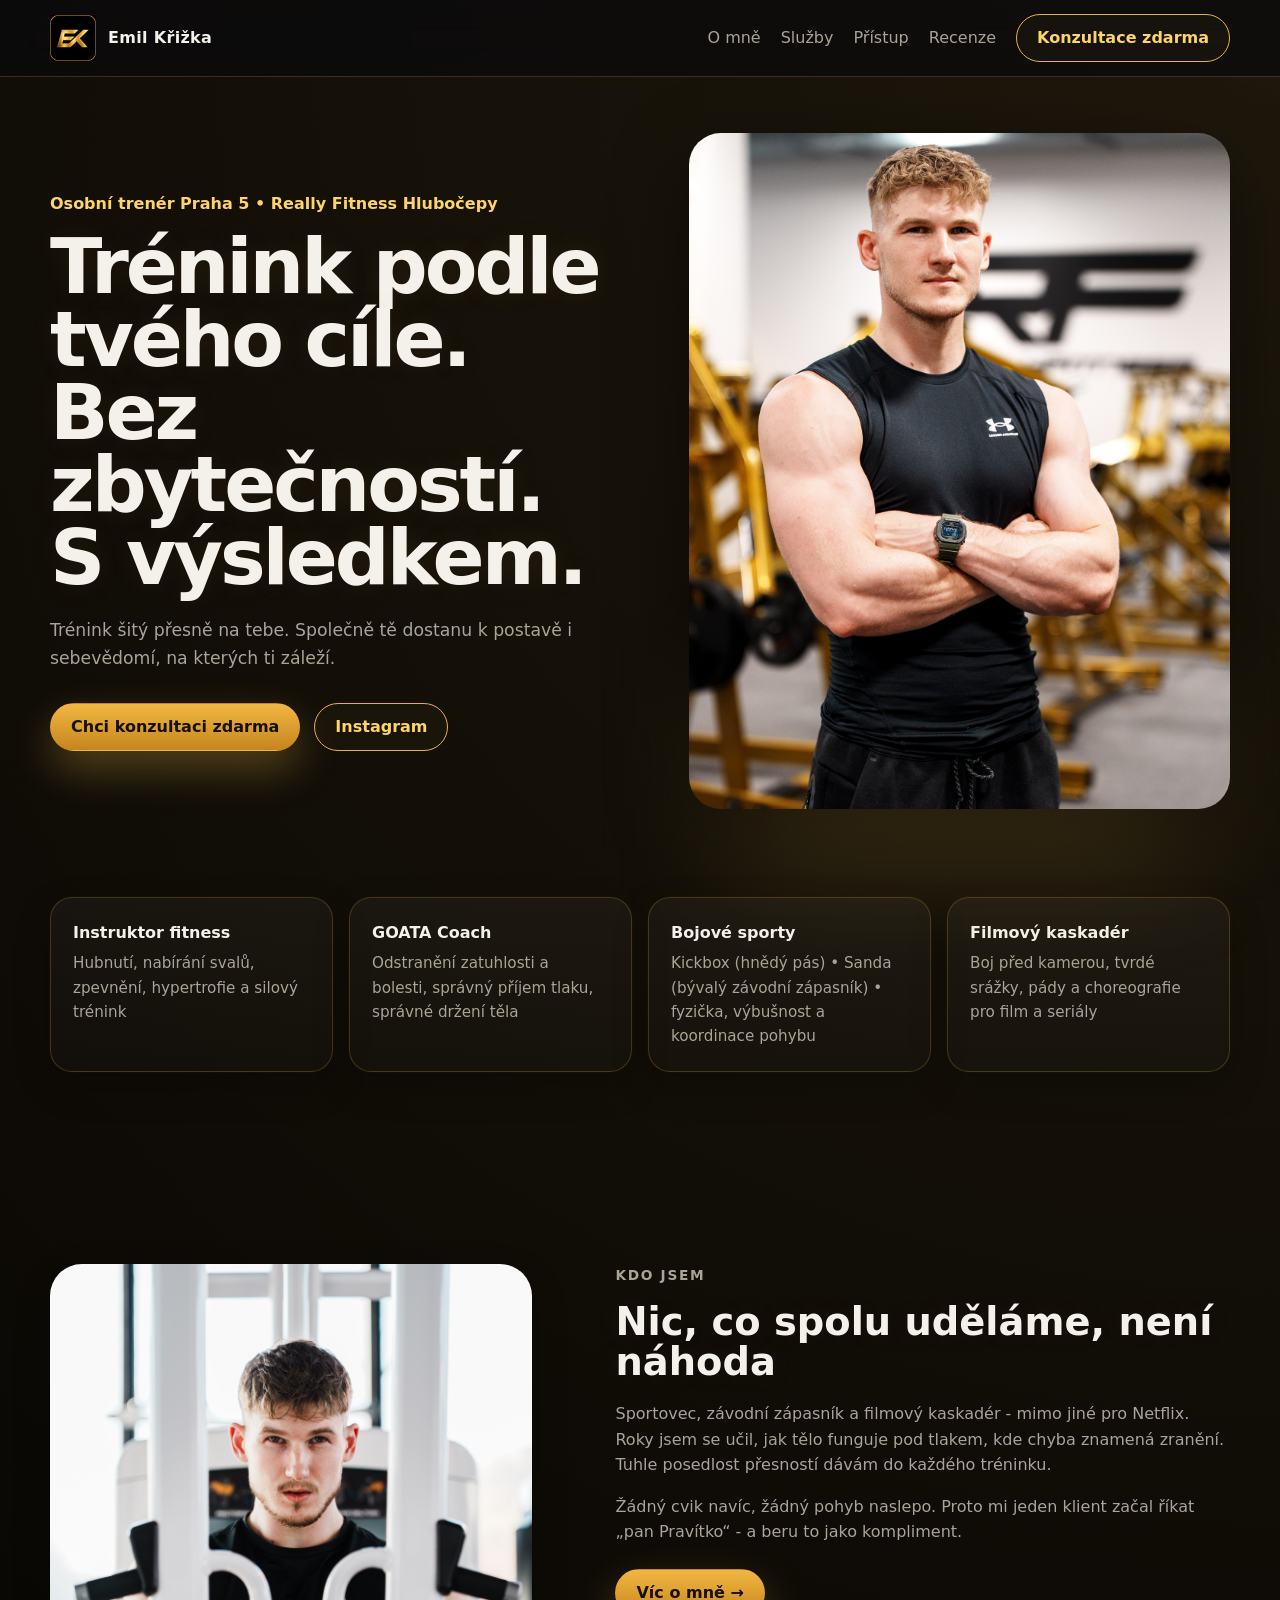
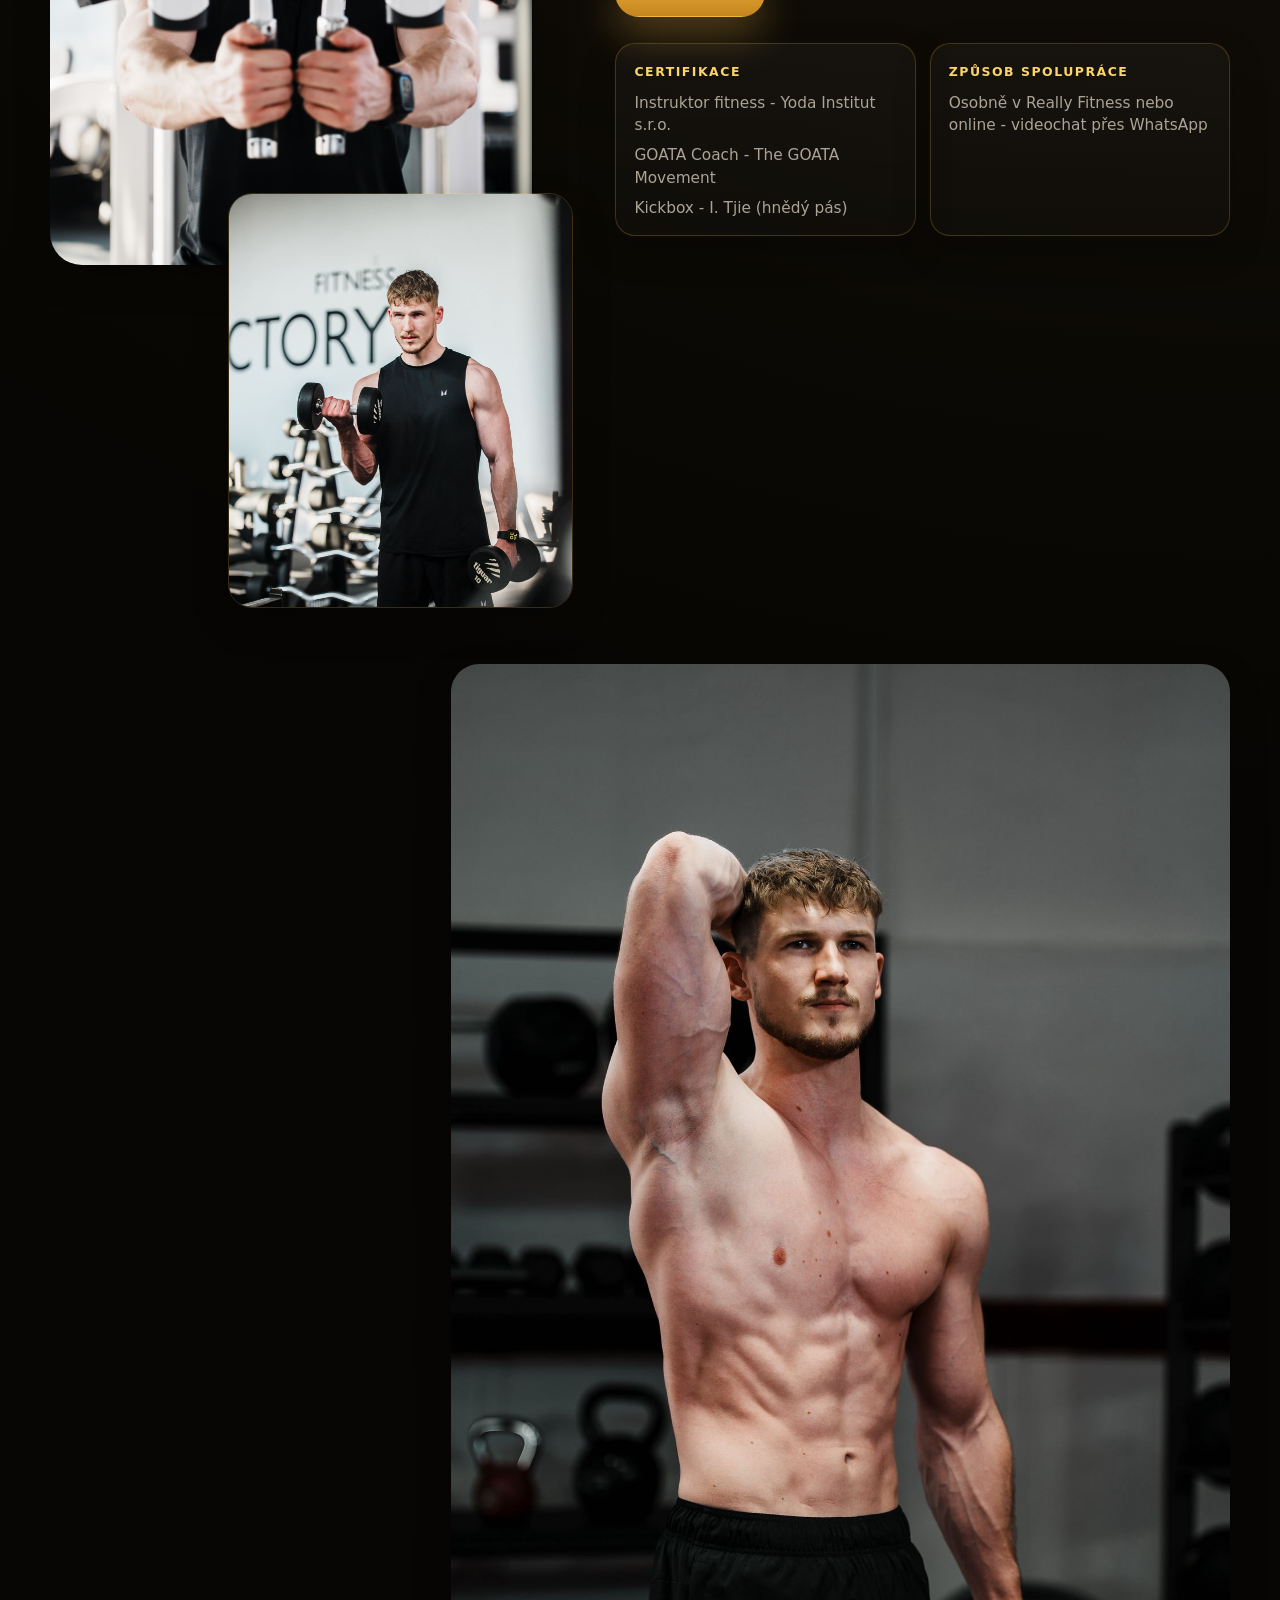
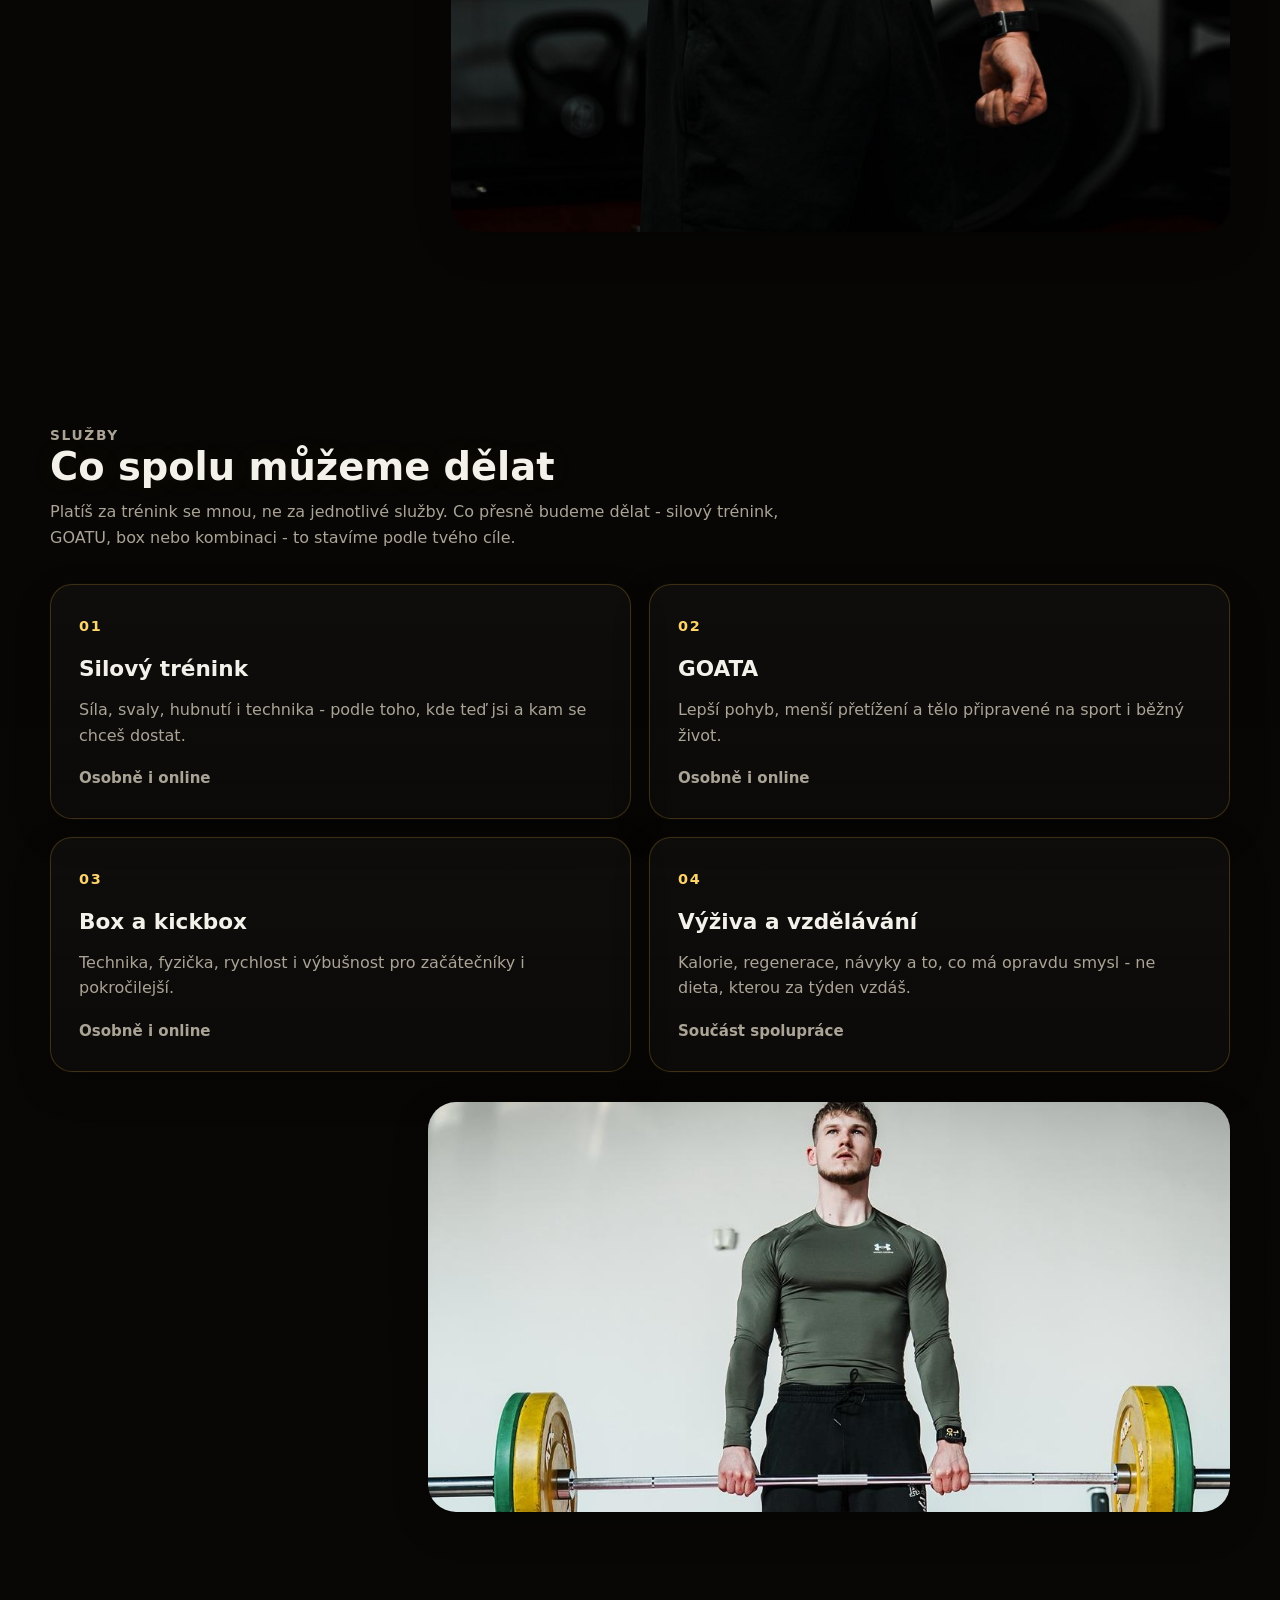
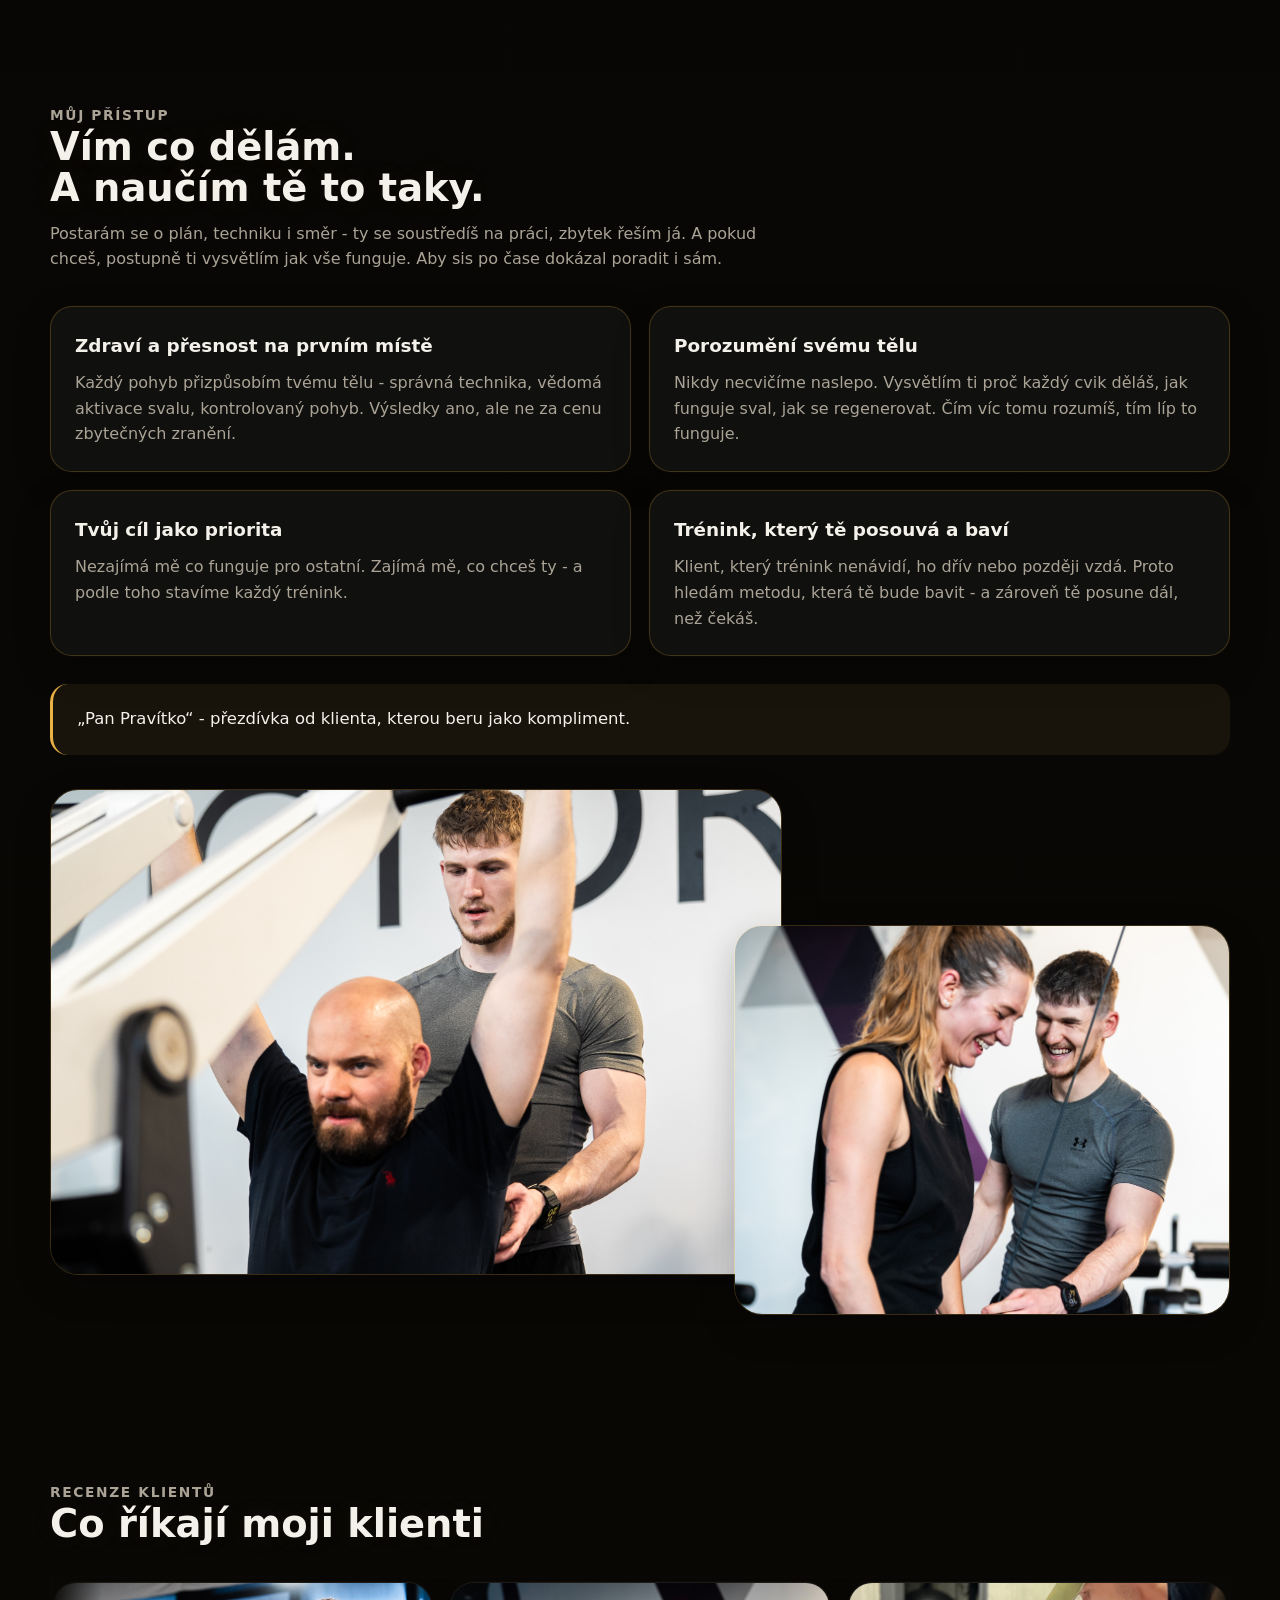
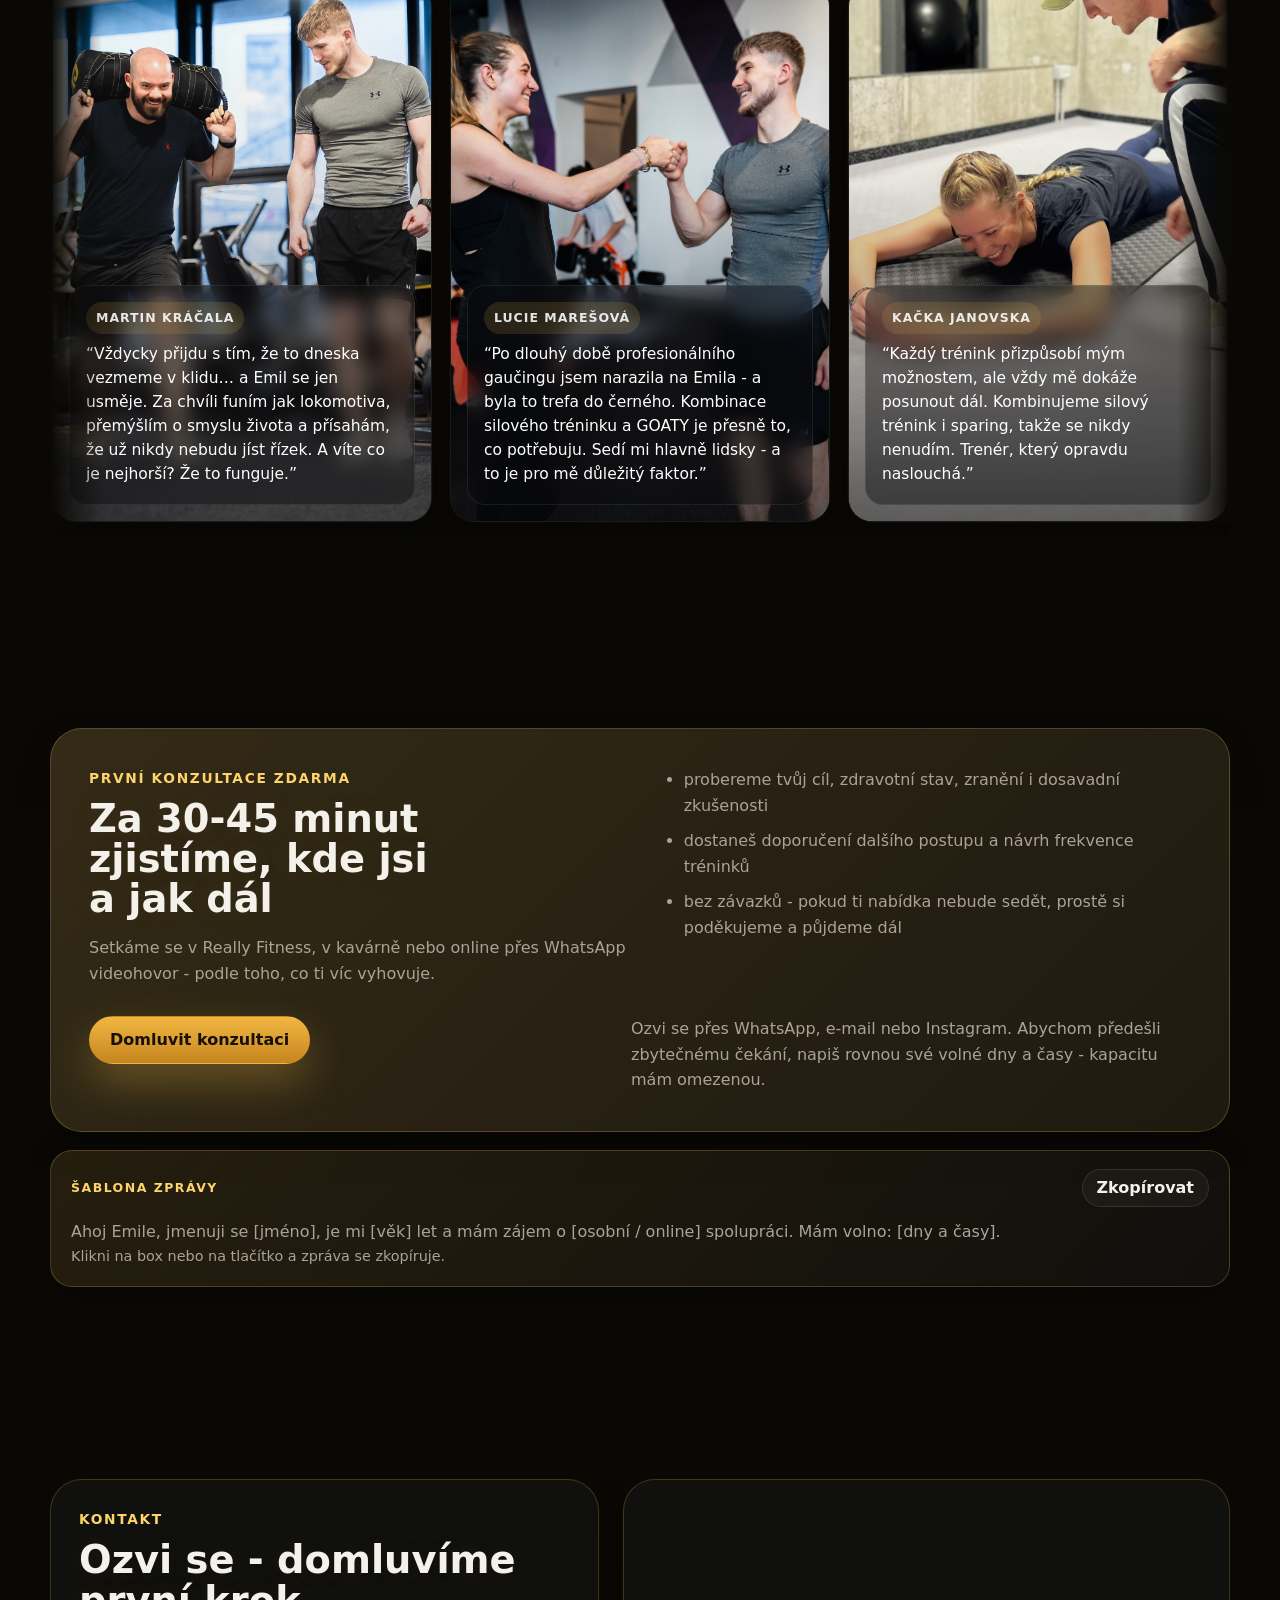
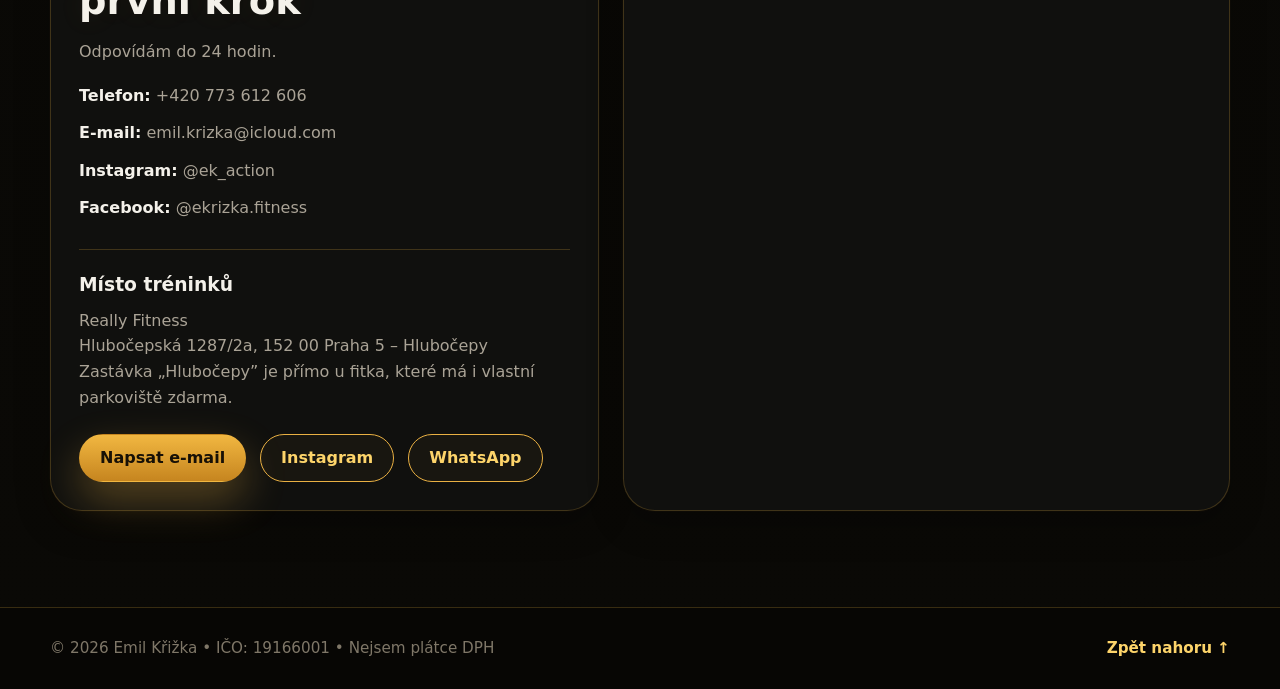
<file: index.html>
<!DOCTYPE html>
<html lang="cs">
<head>
    <meta charset="UTF-8">
    <meta name="viewport" content="width=device-width, initial-scale=1.0">

    <title>Emil Křižka – osobní trenér Praha 5 | Silový trénink, GOATA, box a kickbox</title>
    <meta name="description" content="Osobní trenér Praha 5 – Hlubočepy. Silový trénink, GOATA, box a kickbox, osobní i online spolupráce. První konzultace zdarma.">

    <link rel="canonical" href="https://emilkrizka.cz/">

    <!-- Favicon -->
    <link rel="icon" type="image/png" sizes="48x48" href="images/icons/favicon.png">
    <link rel="icon" type="image/png" sizes="192x192" href="images/icons/favicon.png">

    <!-- Open Graph -->
    <meta property="og:title" content="Emil Křižka – osobní trenér Praha 5">
    <meta property="og:description" content="Osobní trenér Praha 5 – Hlubočepy. Silový trénink, GOATA, box a kickbox, osobní i online spolupráce. První konzultace zdarma.">
    <meta property="og:type" content="website">
    <meta property="og:url" content="https://emilkrizka.cz/">
    <meta property="og:image" content="https://emilkrizka.cz/images/share-cover.png">
    <meta property="og:image:width" content="1200">
    <meta property="og:image:height" content="630">
    <meta property="og:image:alt" content="Emil Křižka – osobní trenér Praha 5">

    <!-- Twitter / X -->
    <meta name="twitter:card" content="summary_large_image">
    <meta name="twitter:title" content="Emil Křižka – osobní trenér Praha 5">
    <meta name="twitter:description" content="Osobní trenér Praha 5 – Hlubočepy. Silový trénink, GOATA, box a kickbox, osobní i online spolupráce. První konzultace zdarma.">
    <meta name="twitter:image" content="https://emilkrizka.cz/images/share-cover.png">

    <meta name="theme-color" content="#0a0906">

    <link rel="stylesheet" href="styles.css">
</head>
<body class="trainer-page">
<header class="site-header">
    <div class="container">
        <a class="logo" href="#hero">
            <img class="logo__image" src="images/ek-logo.png" alt="Logo Emil Křižka">
            <span>Emil Křižka</span>
        </a>
        <button class="nav-toggle" type="button" aria-label="Otevřít menu" aria-expanded="false">
            <span></span>
            <span></span>
            <span></span>
        </button>
        <nav class="site-nav">
            <a href="./o-mne/index.html">O mně</a>
            <a href="#sluzby">Služby</a>
            <a href="#pristup">Přístup</a>
            <a href="#recenze">Recenze</a>
            <a href="#kontakt" class="btn btn--ghost">Konzultace zdarma</a>
        </nav>
    </div>
</header>

<main>
    <section id="hero" class="hero">
        <div class="container hero__grid">
            <div class="hero__content">
                <p class="eyebrow">Osobní trenér Praha 5 • Really Fitness Hlubočepy</p>
                <h1>
                    <span>Trénink podle tvého cíle.</span>
                    <span>Bez zbytečností.</span>
                    <span>S výsledkem.</span>
                </h1>
                <p class="hero__text">
                    Trénink šitý přesně na tebe. Společně tě dostanu k postavě i sebevědomí, na kterých ti záleží.
                </p>

                <div class="hero__actions">
                    <a href="#kontakt" class="btn btn--primary">Chci konzultaci zdarma</a>
                    <a href="https://instagram.com/ek_action" class="btn btn--ghost" target="_blank" rel="noopener">Instagram</a>
                </div>
            </div>

            <div class="hero__media">
                <img src="images/hero.jpg" alt="Emil Křižka osobní trenér" />
            </div>
        </div>
    </section>

    <section class="credibility">
        <div class="container credibility__grid">
            <article class="credibility__item">
                <h3>Instruktor fitness</h3>
                <p>Hubnutí, nabírání svalů, zpevnění, hypertrofie a silový trénink</p>
            </article>
            <article class="credibility__item">
                <h3>GOATA Coach</h3>
                <p>Odstranění zatuhlosti a bolesti, správný příjem tlaku, správné držení těla</p>
            </article>
            <article class="credibility__item">
                <h3>Bojové sporty</h3>
                <p>Kickbox (hnědý pás) • Sanda (bývalý závodní zápasník) • fyzička, výbušnost a koordinace pohybu</p>
            </article>
            <article class="credibility__item">
                <h3>Filmový kaskadér</h3>
                <p>Boj před kamerou, tvrdé srážky, pády a choreografie pro film a seriály</p>
            </article>
        </div>
    </section>

    <section id="o-mne" class="about">
        <div class="container about__grid">
            <div class="about__media-stack">
                <div class="about__media about__media--main">
                    <img src="images/about-action2.jpg" alt="Portrét Emila Křižky" />
                </div>
                <div class="about__media about__media--secondary">
                    <img src="images/about-portrait2.jpg.jpeg" alt="Emil Křižka v akci" />
                </div>
            </div>

            <div class="about__content">
                <p class="section-kicker">Kdo jsem</p>
                <h2>Nic, co spolu uděláme, není náhoda</h2>
                <p>
                    Sportovec, závodní zápasník a filmový kaskadér - mimo jiné pro Netflix. Roky jsem se učil, jak tělo funguje pod tlakem, kde chyba znamená zranění. Tuhle posedlost přesností dávám do každého tréninku.
                </p>
                <p>
                    Žádný cvik navíc, žádný pohyb naslepo. Proto mi jeden klient začal říkat „pan Pravítko“ - a beru to jako kompliment.
                </p>
                <div class="about__actions">
                    <a href="./o-mne/index.html" class="btn btn--primary">Víc o mně →</a>
                </div>

                <div class="about__proof-grid">
                    <div class="proof-card">
                        <span class="proof-card__label">Certifikace</span>
                        <p>
                            <span>Instruktor fitness - Yoda Institut s.r.o.</span>
                            <span>GOATA Coach - The GOATA Movement</span>
                            <span>Kickbox - I. Tjie (hnědý pás)</span>
                        </p>
                    </div>
                    <div class="proof-card">
                        <span class="proof-card__label">ZPŮSOB SPOLUPRÁCE</span>
                        <p>Osobně v Really Fitness nebo online - videochat přes WhatsApp</p>
                    </div>
                </div>
            </div>

            <div class="third-image section-break-image section-break-image--about">
                <img src="images/about-potrait-3.jpeg" alt="Emil Křižka při tréninku">
            </div>
        </div>
    </section>

    <section id="sluzby" class="services">
        <div class="container">
            <div class="section-head">
                <p class="section-kicker">Služby</p>
                <h2>Co spolu můžeme dělat</h2>
                <p>Platíš za trénink se mnou, ne za jednotlivé služby. Co přesně budeme dělat - silový trénink, GOATU, box nebo kombinaci - to stavíme podle tvého cíle.</p>
            </div>

            <div class="services__grid">
                <article class="service-card">
                    <span class="service-card__number">01</span>
                    <h3>Silový trénink</h3>
                    <p>Síla, svaly, hubnutí i technika - podle toho, kde teď jsi a kam se chceš dostat.</p>
                    <p class="service-card__meta">Osobně i online</p>
                </article>

                <article class="service-card">
                    <span class="service-card__number">02</span>
                    <h3>GOATA</h3>
                    <p>Lepší pohyb, menší přetížení a tělo připravené na sport i běžný život.</p>
                    <p class="service-card__meta">Osobně i online</p>
                </article>

                <article class="service-card">
                    <span class="service-card__number">03</span>
                    <h3>Box a kickbox</h3>
                    <p>Technika, fyzička, rychlost i výbušnost pro začátečníky i pokročilejší.</p>
                    <p class="service-card__meta">Osobně i online</p>
                </article>

                <article class="service-card">
                    <span class="service-card__number">04</span>
                    <h3>Výživa a vzdělávání</h3>
                    <p>Kalorie, regenerace, návyky a to, co má opravdu smysl - ne dieta, kterou za týden vzdáš.</p>
                    <p class="service-card__meta">Součást spolupráce</p>
                </article>
            </div>
            <div class="service-img section-break-image section-break-image--services">
                <img src="images/services.jpeg" alt="Emil Křižka při silovém tréninku">
            </div>
        </div>
    </section>

    <section id="pristup" class="approach">
        <div class="container">
            <div class="section-head">
                <p class="section-kicker">Můj přístup</p>
                <h2><span class="approach-h2-span">Vím co dělám.</span>
                    <span class="approach-h2-span">A naučím tě to taky.</span></h2>
                <p>Postarám se o plán, techniku i směr - ty se soustředíš na práci, zbytek řeším já. A pokud chceš, postupně ti vysvětlím jak vše funguje. Aby sis po čase dokázal poradit i sám.</p>
            </div>

            <div class="approach__grid">
                <article class="approach-card">
                    <h3>Zdraví a přesnost na prvním místě</h3>
                    <p>Každý pohyb přizpůsobím tvému tělu - správná technika, vědomá aktivace svalu, kontrolovaný pohyb. Výsledky ano, ale ne za cenu zbytečných zranění.</p>
                </article>
                <article class="approach-card">
                    <h3>Porozumění svému tělu</h3>
                    <p>Nikdy necvičíme naslepo. Vysvětlím ti proč každý cvik děláš, jak funguje sval, jak se regenerovat. Čím víc tomu rozumíš, tím líp to funguje.</p>
                </article>
                <article class="approach-card">
                    <h3>Tvůj cíl jako priorita</h3>
                    <p>Nezajímá mě co funguje pro ostatní. Zajímá mě, co chceš ty - a podle toho stavíme každý trénink.</p>
                </article>
                <article class="approach-card">
                    <h3>Trénink, který tě posouvá a baví</h3>
                    <p>Klient, který trénink nenávidí, ho dřív nebo později vzdá. Proto hledám metodu, která tě bude bavit - a zároveň tě posune dál, než čekáš.</p>
                </article>
            </div>

            <blockquote class="quote-box">
                „Pan Pravítko“ - přezdívka od klienta, kterou beru jako kompliment.
            </blockquote>
        </div>
        <div class="approach-imgs">
            <img class="approach-img approach-img--one" src="images/approach1.jpg" alt="Emil Křižka při tréninku klienta">
            <img class="approach-img approach-img--two" src="images/approach2.jpg" alt="Detail tréninku a techniky pohybu">
        </div>
    </section>

    <section id="recenze" class="reviews">
        <div class="container">
            <div class="section-head">
                <p class="section-kicker">Recenze klientů</p>
                <h2>Co říkají moji klienti</h2>
            </div>

            <div class="reviews__carousel-wrap">
                <div class="reviews__carousel reviews__carousel--photo">
                    <article class="review-card review-card--photo review-card--photo-lg">
                        <img src="images/review-martin.jpg" alt="Martin Kráčala">
                        <div class="review-card__overlay">
                            <p class="review-card__name">Martin Kráčala</p>
                            <blockquote>
                                “Vždycky přijdu s tím, že to dneska vezmeme v klidu… a Emil se jen usměje. Za chvíli funím jak lokomotiva, přemýšlím o smyslu života a přísahám, že už nikdy nebudu jíst řízek. A víte co je nejhorší? Že to funguje.”
                            </blockquote>
                        </div>
                    </article>

                    <article class="review-card review-card--photo review-card--photo-lg">
                        <img src="images/review-lucie.jpeg" alt="Lucie Marešová">
                        <div class="review-card__overlay">
                            <p class="review-card__name">Lucie Marešová</p>
                            <blockquote>
                                “Po dlouhý době profesionálního gaučingu jsem narazila na Emila - a byla to trefa do černého. Kombinace silového tréninku a GOATY je přesně to, co potřebuju. Sedí mi hlavně lidsky - a to je pro mě důležitý faktor.”
                            </blockquote>
                        </div>
                    </article>

                    <article class="review-card review-card--photo">
                        <img src="images/review-kacka.jpeg" alt="Kačka Janovska">
                        <div class="review-card__overlay">
                            <p class="review-card__name">Kačka Janovska</p>
                            <blockquote>
                                “Každý trénink přizpůsobí mým možnostem, ale vždy mě dokáže posunout dál. Kombinujeme silový trénink i sparing, takže se nikdy nenudím. Trenér, který opravdu naslouchá.”
                            </blockquote>
                        </div>
                    </article>

                    <article class="review-card review-card--photo">
                        <img src="images/review-svetlana.jpeg" alt="Svetlana Pashkovska">
                        <div class="review-card__overlay">
                            <p class="review-card__name">Svetlana Pashkovska</p>
                            <blockquote>
                                “Spolupracuji 2 měsíce a konečně se naučila správně dřepovat, aniž by mě bolela záda. Emil trpělivě vysvětluje každý pohyb a dbá na detaily.”
                            </blockquote>
                        </div>
                    </article>

                    <article class="review-card review-card--photo">
                        <img src="images/review-vojta.jpg" alt="Vojta Maňas">
                        <div class="review-card__overlay">
                            <p class="review-card__name">Vojta Maňas</p>
                            <blockquote>
                                “Vidím na sobě pokroky a mám chuť na sobě dál makat. Ať už to byl trénink GOATY, boxu nebo fitka, vždy jsi mi vše vysvětlil a motivoval mě.”
                            </blockquote>
                        </div>
                    </article>

                    <article class="review-card review-card--photo">
                        <img src="images/review-barbora.jpeg" alt="Barbora Budková">
                        <div class="review-card__overlay">
                            <p class="review-card__name">Barbora Budková</p>
                            <blockquote>
                                „Tréninky jsou skvěle vedené, mají jasnou strukturu a vždy přinesou něco nového. Velmi oceňuji ochotu poradit, trpělivost a přístup.“
                            </blockquote>
                        </div>
                    </article>

                    <article class="review-card review-card--photo">
                        <img src="images/review-katerina.jpg" alt="Kateřina Štaffová">
                        <div class="review-card__overlay">
                            <p class="review-card__name">Kateřina Štaffová</p>
                            <blockquote>
                                “Moc oceňuji profesionální a vždy milý přístup. Na průběhu tréninku jsme se společně domluvili na začátku spolupráce, kde byly zohledněny i moje požadavky.”
                            </blockquote>
                        </div>
                    </article>
                </div>
            </div>
        </div>
    </section>

    <section class="consultation">
        <div class="container consultation__inner">
            <div class="consultation__copy">
                <p class="section-kicker">První konzultace zdarma</p>
                <h2>Za 30-45 minut zjistíme, kde jsi a jak dál</h2>
                <p class="consultation__text">
                    Setkáme se v Really Fitness, v kavárně nebo online přes WhatsApp videohovor - podle toho, co ti víc vyhovuje.
                </p>
            </div>

            <ul class="consultation__list">
                <li>probereme tvůj cíl, zdravotní stav, zranění i dosavadní zkušenosti</li>
                <li>dostaneš doporučení dalšího postupu a návrh frekvence tréninků</li>
                <li>bez závazků - pokud ti nabídka nebude sedět, prostě si poděkujeme a půjdeme dál</li>
            </ul>

            <div class="consultation__footer">
                <a href="#kontakt" class="btn btn--primary">Domluvit konzultaci</a>
                <p class="consultation__note">Ozvi se přes WhatsApp, e-mail nebo Instagram. Abychom předešli zbytečnému čekání, napiš rovnou své volné dny a časy - kapacitu mám omezenou.</p>
            </div>
        </div>
        <div class="consultation-template" id="consultationTemplate">
            <div class="consultation-template__top">
                <span class="consultation-template__label">Šablona zprávy</span>
                <button type="button" class="consultation-template__copy" id="copyTemplateBtn">
                    Zkopírovat
                </button>
            </div>

            <p class="consultation-template__text" id="consultationTemplateText">
                Ahoj Emile, jmenuji se [jméno], je mi [věk] let a mám zájem o [osobní / online] spolupráci. Mám volno: [dny a časy].
            </p>

            <p class="consultation-template__hint">Klikni na box nebo na tlačítko a zpráva se zkopíruje.</p>
        </div>
    </section>

    <section id="kontakt" class="contact">
        <div class="container contact__grid">
            <div class="contact__content">
                <p class="section-kicker">Kontakt</p>
                <h2>Ozvi se - domluvíme první krok</h2>
                <p class="contact__intro">
                    Odpovídám do 24 hodin.
                </p>

                <ul class="contact__list">
                    <li><strong>Telefon:</strong> <a href="tel:+420773612606">+420 773 612 606</a></li>
                    <li><strong>E-mail:</strong> <a href="mailto:emil.krizka@icloud.com">emil.krizka@icloud.com</a></li>
                    <li><strong>Instagram:</strong> <a href="https://instagram.com/ek_action" target="_blank" rel="noopener">@ek_action</a></li>
                    <li><strong>Facebook:</strong> <a href="https://www.facebook.com/ekrizka.fitness" target="_blank">@ekrizka.fitness</a></li>
                </ul>

                <div class="contact__place">
                    <h3>Místo tréninků</h3>
                    <p>Really Fitness<br>Hlubočepská 1287/2a, 152 00 Praha 5 – Hlubočepy</p>
                    <p>Zastávka „Hlubočepy” je přímo u fitka, které má i vlastní parkoviště zdarma.</p>
                </div>

                <div class="contact__actions">
                    <a class="btn btn--primary" href="mailto:emil.krizka@icloud.com">Napsat e-mail</a>
                    <a class="btn btn--ghost" href="https://instagram.com/ek_action" target="_blank" rel="noopener">Instagram</a>
                    <a class="btn btn--ghost" href="https://wa.me/420773612606" target="_blank" rel="noopener">WhatsApp</a>
                </div>
            </div>

            <div class="contact__map">
                <iframe
                        src="https://www.google.com/maps?q=Really%20Fitness%2C%20Hlubo%C4%8Depsk%C3%A1%201287%2F2a%2C%20Praha%205&output=embed"
                        loading="lazy"
                        referrerpolicy="no-referrer-when-downgrade"
                        allowfullscreen>
                </iframe>
            </div>
        </div>
    </section>
</main>

<footer class="site-footer">
    <div class="container site-footer__inner">
        <p>© 2026 Emil Křižka • IČO: 19166001 • Nejsem plátce DPH</p>
        <a href="#hero">Zpět nahoru ↑</a>
    </div>
</footer>
<script src="index.js"></script>
<script src="mobile_nav.js"></script>
</body>
</html>
</file>
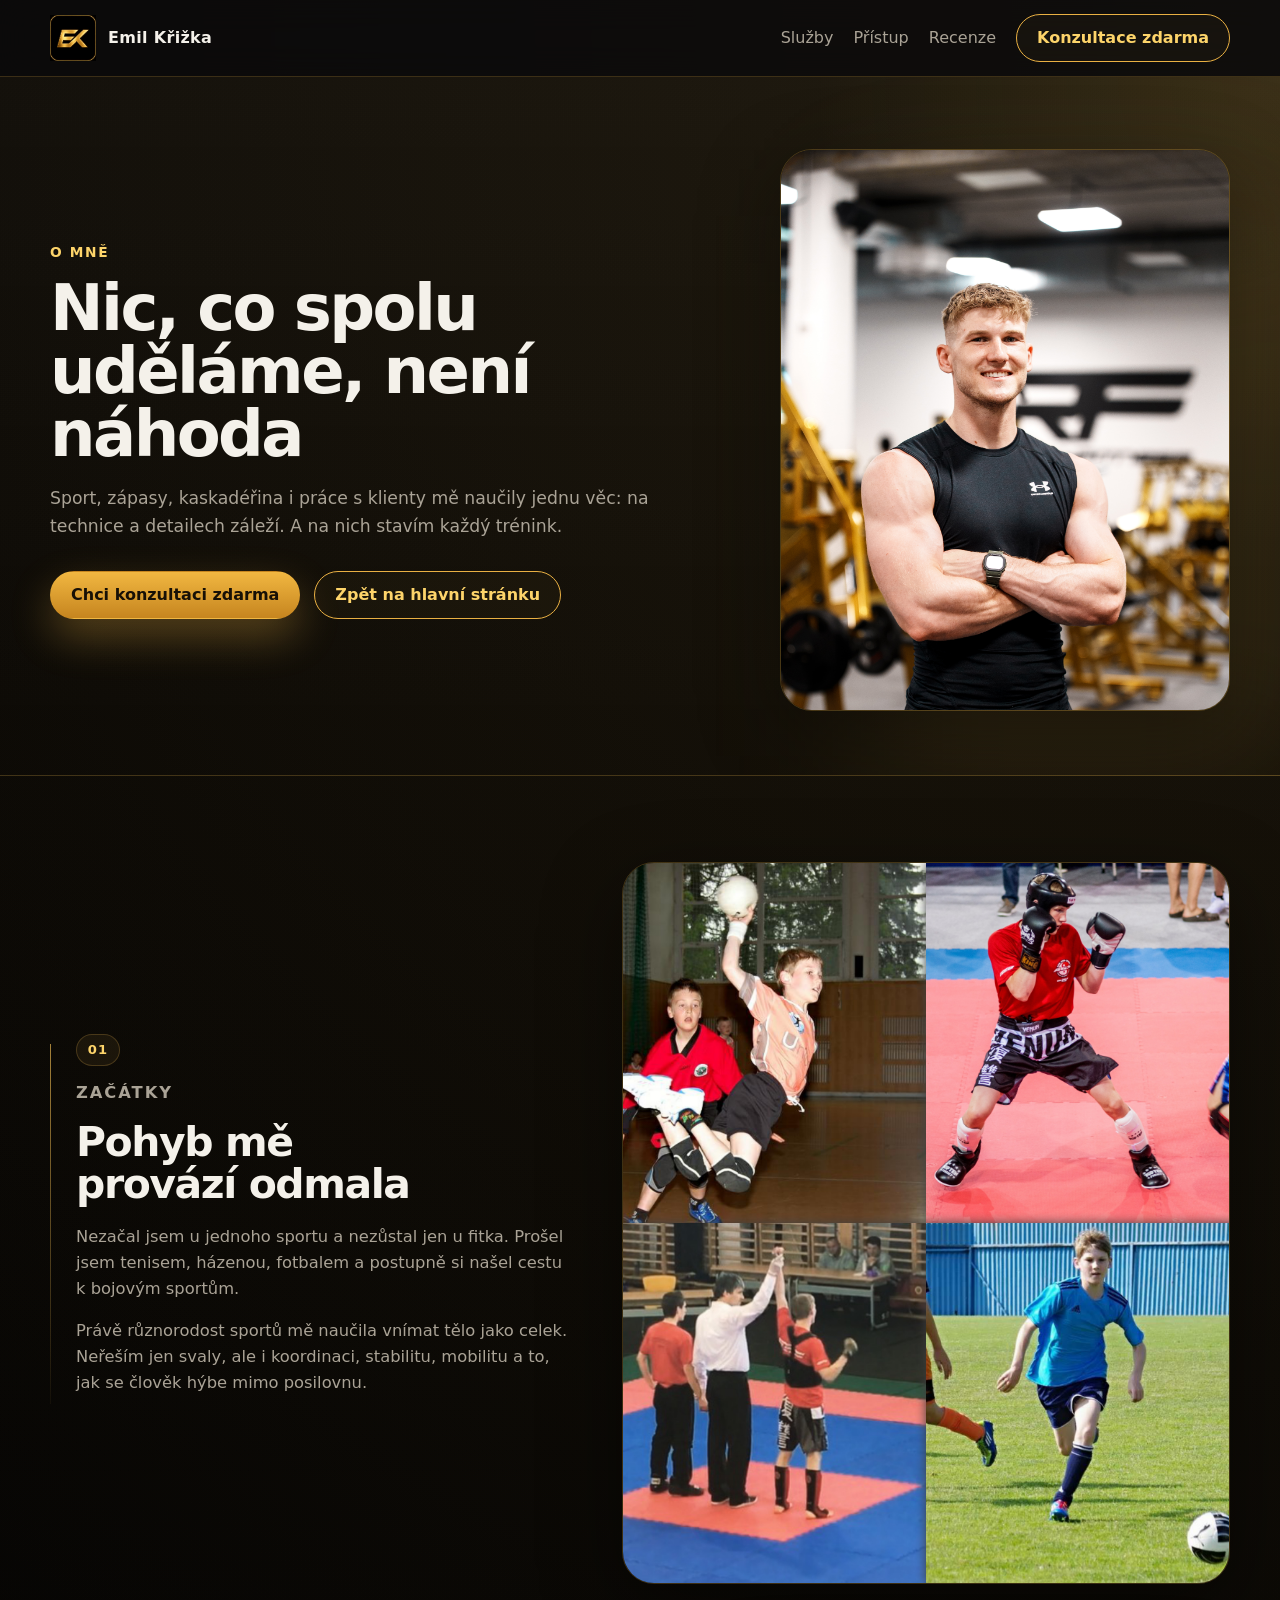
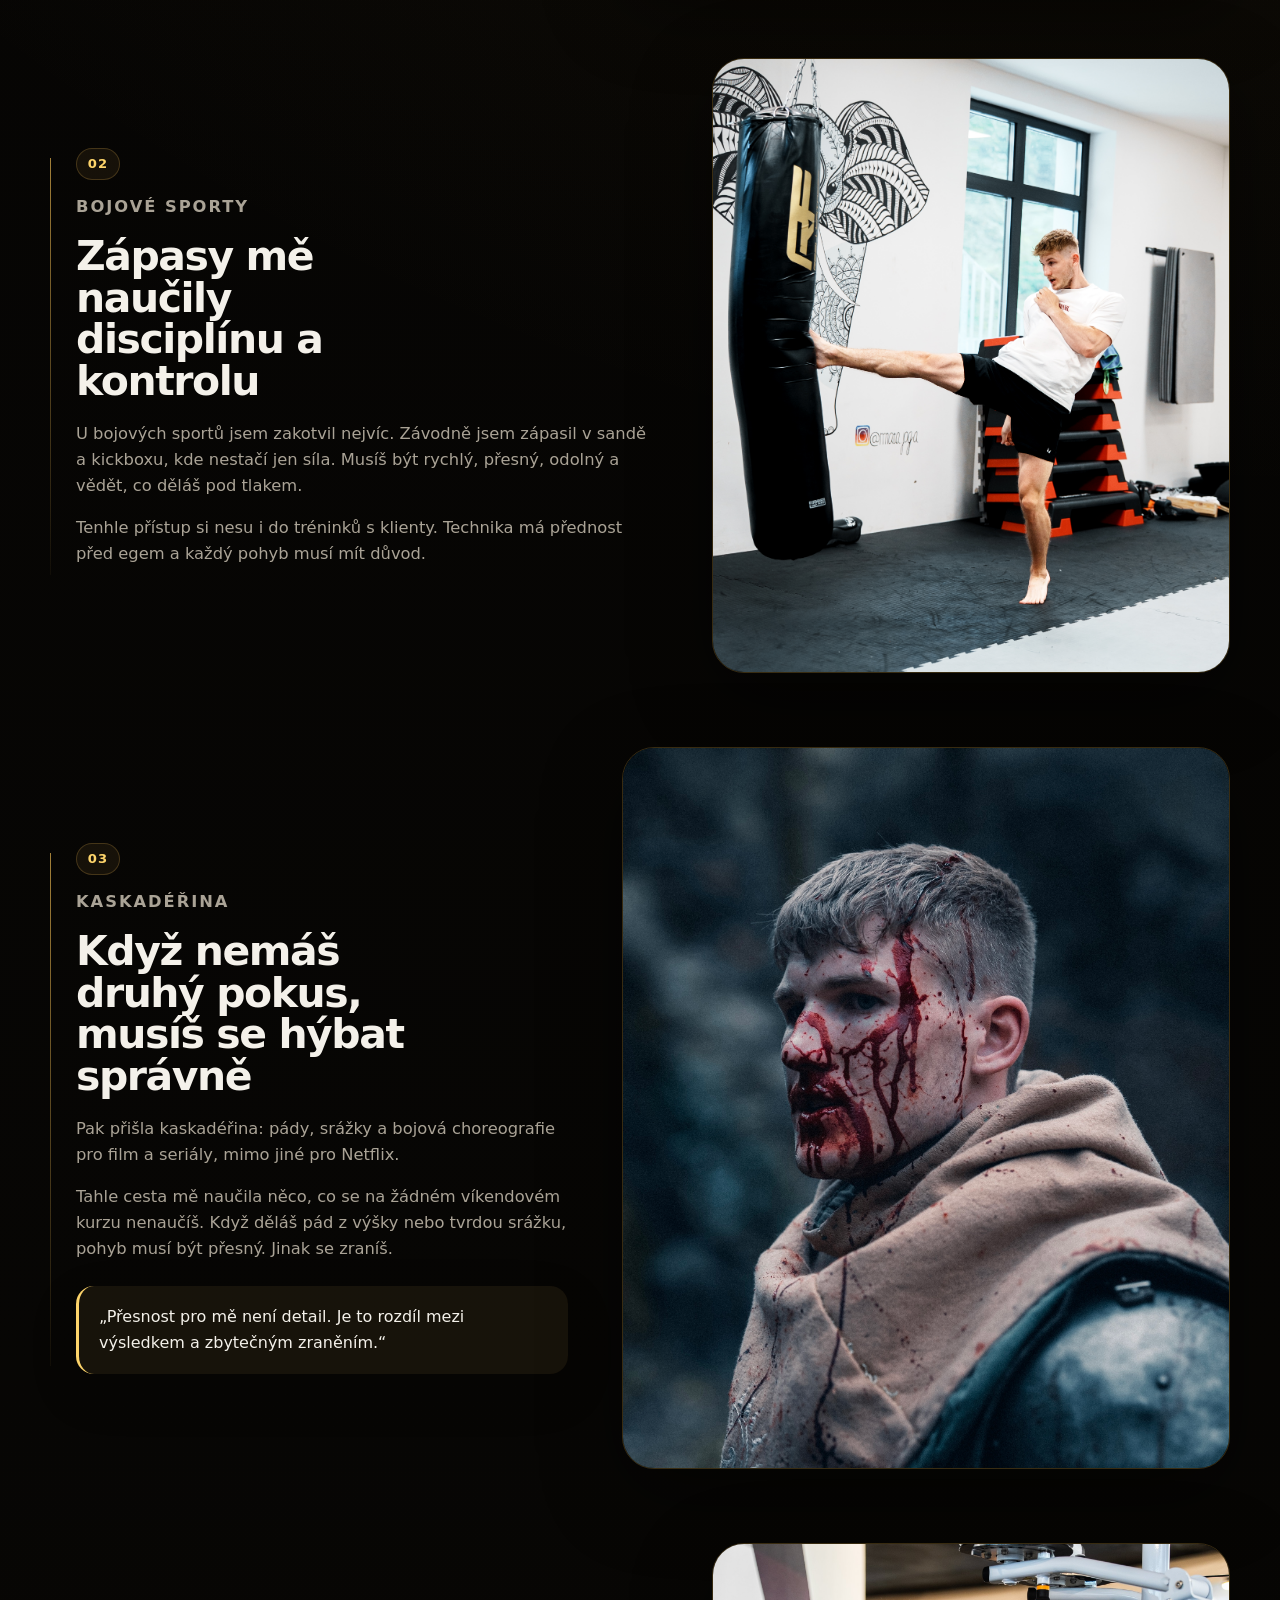
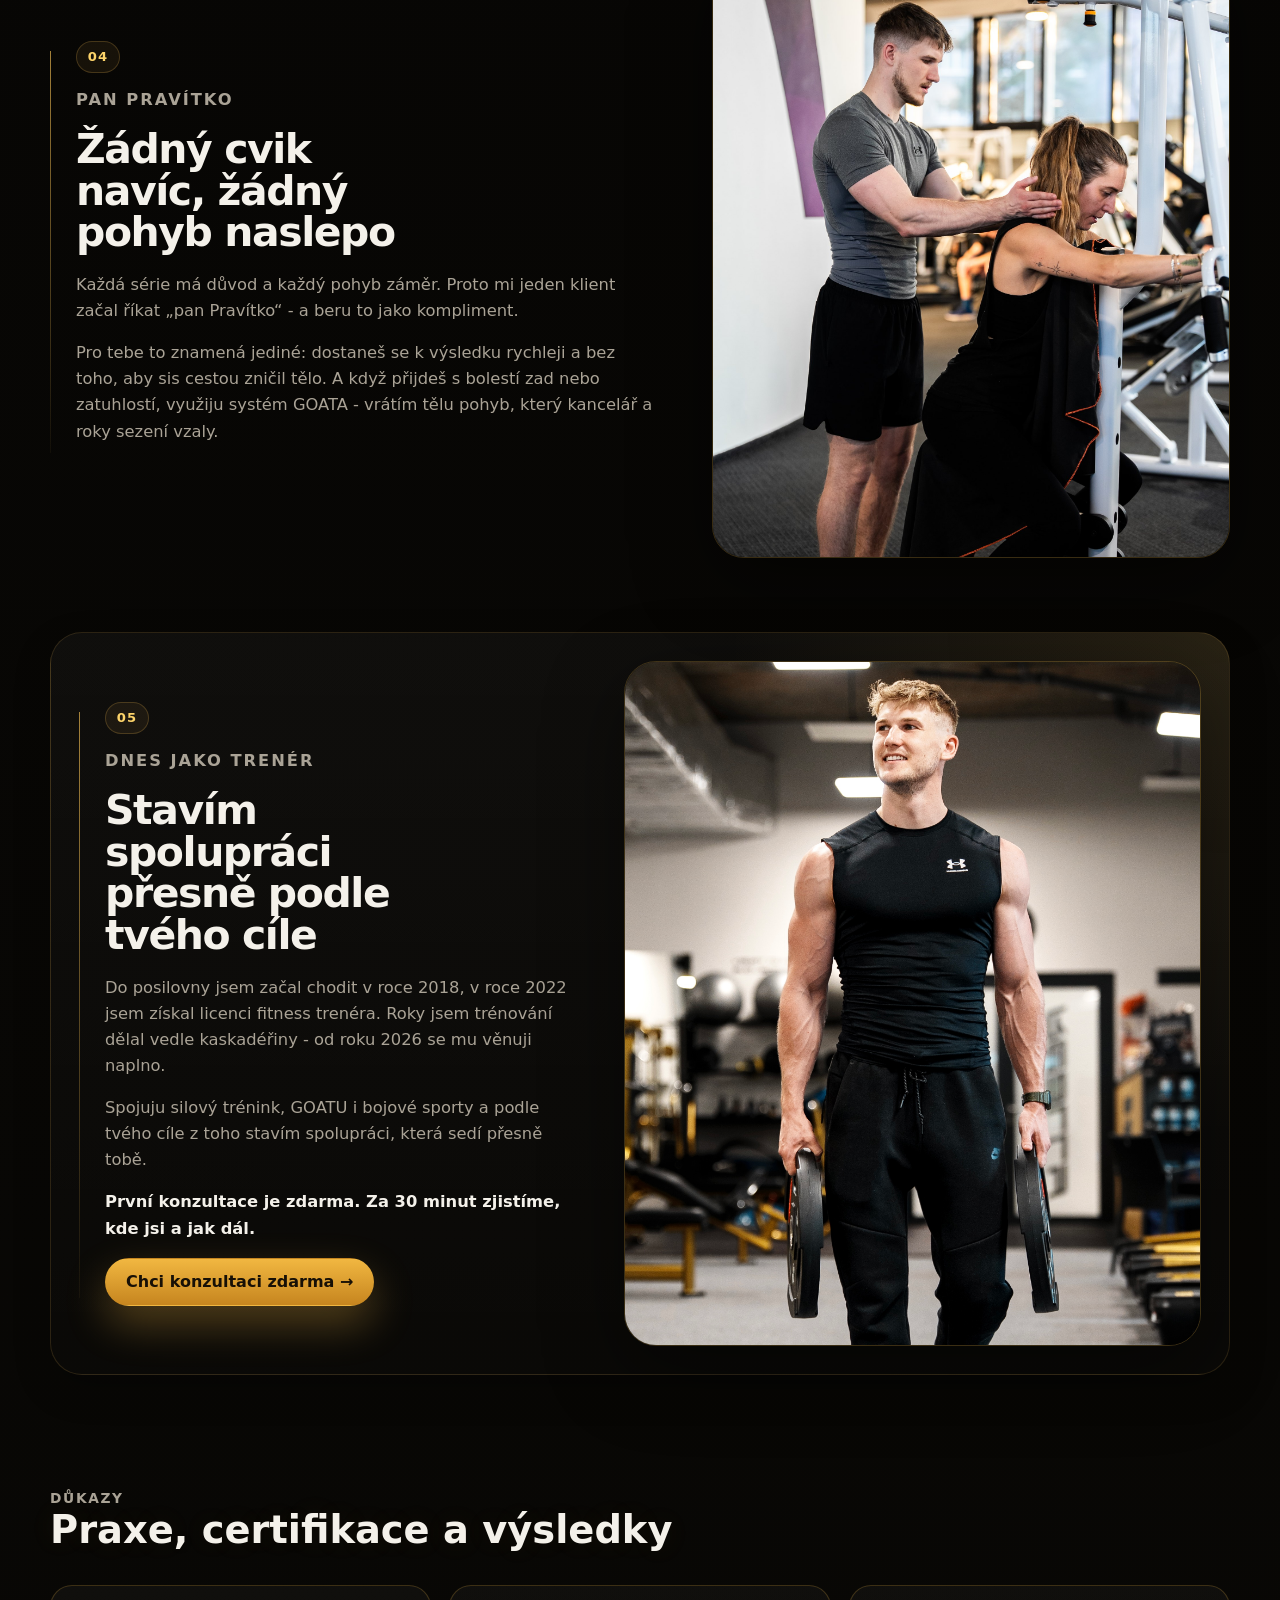
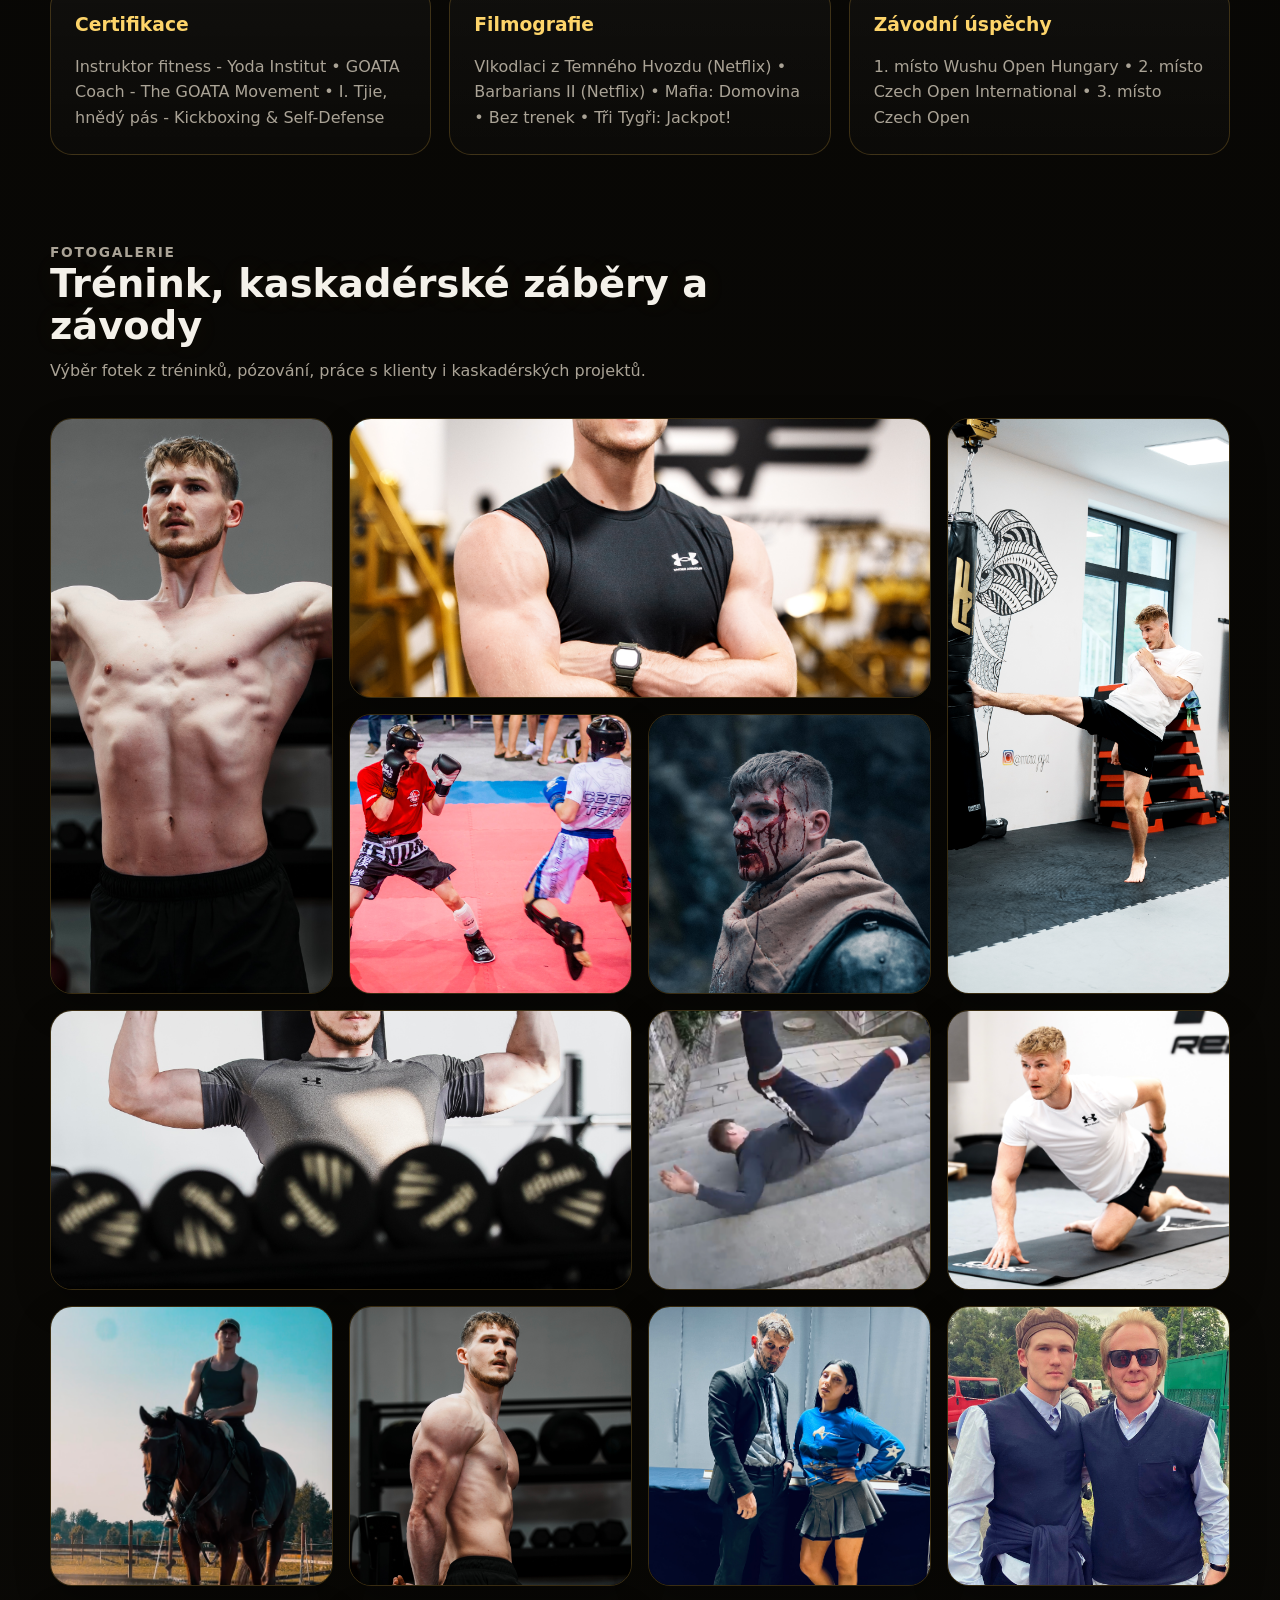
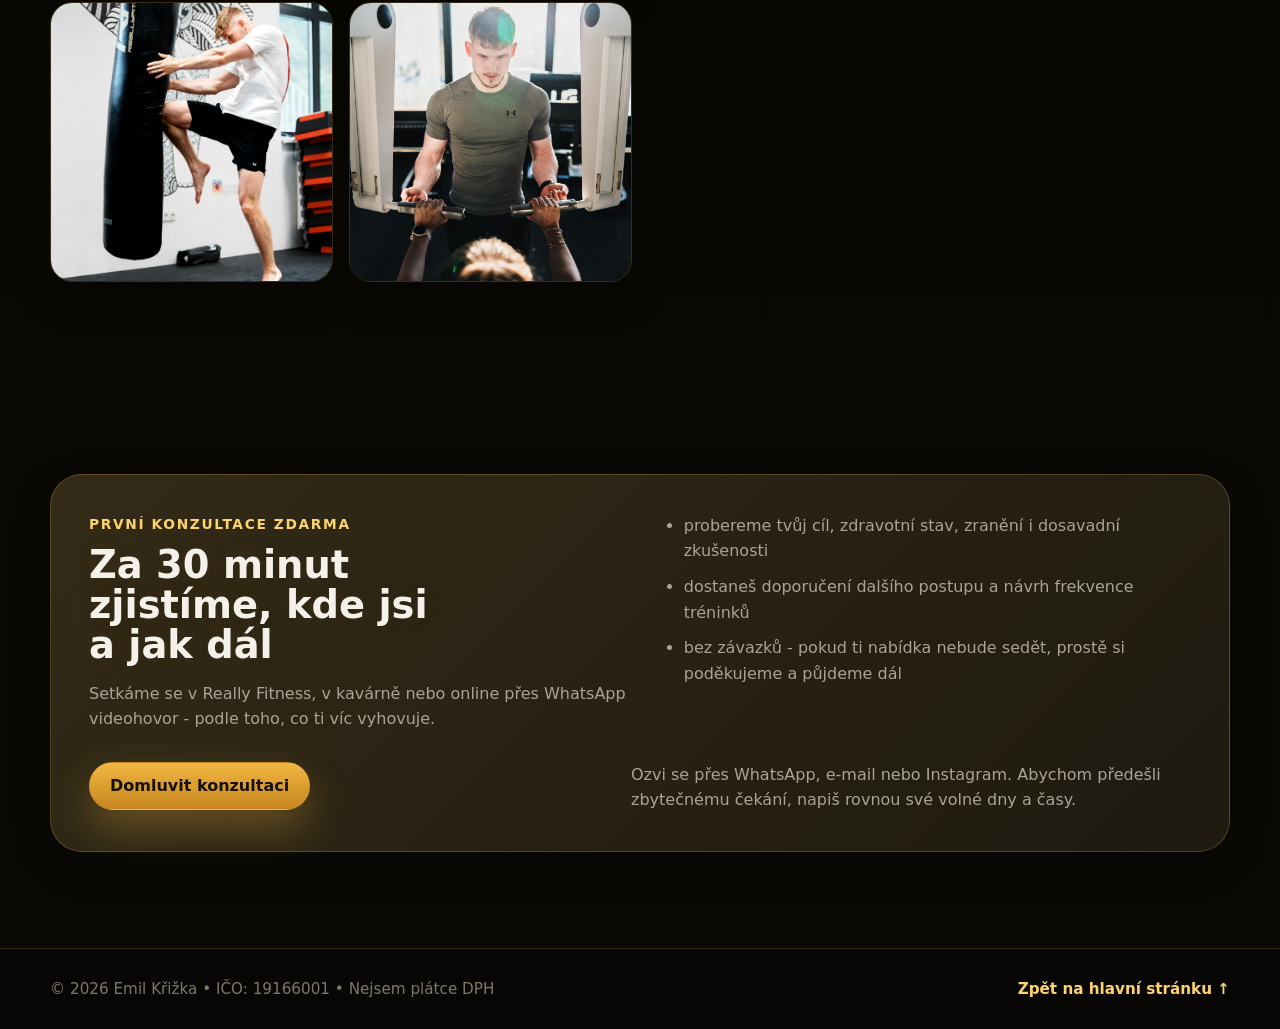
<file: o-mne/index.html>
<!DOCTYPE html>

<html lang="cs">
<head>
    <meta charset="utf-8"/>
    <meta content="width=device-width, initial-scale=1.0" name="viewport"/>
    <title>O mně - Emil Křižka | Osobní trenér Praha 5</title>
    <meta content="Příběh Emila Křížky – osobního trenéra v Praze 5. Silový trénink, GOATA, bojové sporty, kaskadérské zkušenosti a první konzultace zdarma." name="description"/>
    <link href="https://emilkrizka.cz/o-mne/" rel="canonical"/>
    <link href="../images/icons/favicon.png" rel="icon" sizes="48x48" type="image/png"/>
    <link href="../images/icons/favicon.png" rel="icon" sizes="192x192" type="image/png"/>
    <meta content="O mně – Emil Křižka" property="og:title"/>
    <meta content="Sportovec, závodní zápasník, filmový kaskadér a osobní trenér Praha 5." property="og:description"/>
    <meta content="website" property="og:type"/>
    <meta content="https://emilkrizka.cz/o-mne/" property="og:url"/>
    <meta content="https://emilkrizka.cz/images/share-cover.png" property="og:image"/>
    <meta content="#0a0906" name="theme-color"/>
    <link href="../styles.css" rel="stylesheet"/>
</head>
<body class="trainer-page about-page">
<header class="site-header">
    <div class="container">
        <a class="logo" href="../index.html#hero">
            <img class="logo__image" src="../images/ek-logo.png" alt="Logo Emil Křižka">
            <span>Emil Křižka</span>
        </a>
        <button class="nav-toggle" type="button" aria-label="Otevřít menu" aria-expanded="false">
            <span></span>
            <span></span>
            <span></span>
        </button>
        <nav class="site-nav">
            <a href="../index.html#sluzby">Služby</a>
            <a href="../index.html#pristup">Přístup</a>
            <a href="../index.html#recenze">Recenze</a>
            <a class="btn btn--ghost" href="../index.html#kontakt">Konzultace zdarma</a>
        </nav>
    </div>
</header>
<main>
    <section class="page-hero page-hero--about">
        <div class="container page-hero__grid">
            <div class="page-hero__content">
                <p class="section-kicker">O mně</p>
                <h1>Nic, co spolu uděláme, není náhoda</h1>
                <p>Sport, zápasy, kaskadéřina i práce s klienty mě naučily jednu věc: na technice a detailech záleží. A na nich stavím každý trénink.</p>
                <div class="hero__actions">
                    <a class="btn btn--primary" href="../index.html#kontakt">Chci konzultaci zdarma</a>
                    <a class="btn btn--ghost" href="../index.html">Zpět na hlavní stránku</a>
                </div>
            </div>
            <figure class="page-hero__media">
                <img alt="Emil Křížka jako osobní trenér v posilovně" src="../images/o-mne/o-mne-hero.jpeg"/>
            </figure>
        </div>
    </section>
    <section class="about-story">
        <div class="container story-flow">
            <article class="story-block"><div class="story-block__copy">
                <span class="story-block__number">01</span>
                <p class="section-kicker">Začátky</p>
                <h2>Pohyb mě provází odmala</h2>
                <p>Nezačal jsem u jednoho sportu a nezůstal jen u fitka. Prošel jsem tenisem, házenou, fotbalem a postupně si našel cestu k bojovým sportům.</p>
                <p>Právě různorodost sportů mě naučila vnímat tělo jako celek. Neřeším jen svaly, ale i koordinaci, stabilitu, mobilitu a to, jak se člověk hýbe mimo posilovnu.</p>
            </div>
                <figure class="story-block__media">
                    <img alt="Dětské sportovní fotky Emila Křížky" src="../images/o-mne/child-kolaz.jpeg"/>
                </figure></article>
            <article class="story-block story-block--reverse"><div class="story-block__copy">
                <span class="story-block__number">02</span>
                <p class="section-kicker">Bojové sporty</p>
                <h2>Zápasy mě naučily disciplínu a kontrolu</h2>
                <p>U bojových sportů jsem zakotvil nejvíc. Závodně jsem zápasil v sandě a kickboxu, kde nestačí jen síla. Musíš být rychlý, přesný, odolný a vědět, co děláš pod tlakem.</p>
                <p>Tenhle přístup si nesu i do tréninků s klienty. Technika má přednost před egem a každý pohyb musí mít důvod.</p>
            </div>
                <figure class="story-block__media">
                    <img alt="Emil Křížka kope do boxovacího pytle" src="../images/o-mne/kick-do-pytle.jpeg"/>
                </figure></article>
            <article class="story-block"><div class="story-block__copy">
                <span class="story-block__number">03</span>
                <p class="section-kicker">Kaskadéřina</p>
                <h2>Když nemáš druhý pokus, musíš se hýbat správně</h2>
                <p>Pak přišla kaskadéřina: pády, srážky a bojová choreografie pro film a seriály, mimo jiné pro Netflix.</p>
                <p>Tahle cesta mě naučila něco, co se na žádném víkendovém kurzu nenaučíš. Když děláš pád z výšky nebo tvrdou srážku, pohyb musí být přesný. Jinak se zraníš.</p>
                <blockquote>„Přesnost pro mě není detail. Je to rozdíl mezi výsledkem a zbytečným zraněním.“</blockquote>
            </div>
                <figure class="story-block__media story-block__media--cinema">
                    <img alt="Emil Křížka jako filmový kaskadér" src="../images/o-mne/kaskader-film-krev.jpeg"/>
                </figure></article>
            <article class="story-block story-block--reverse"><div class="story-block__copy">
                <span class="story-block__number">04</span>
                <p class="section-kicker">Pan Pravítko</p>
                <h2>Žádný cvik navíc, žádný pohyb naslepo</h2>
                <p>Každá série má důvod a každý pohyb záměr. Proto mi jeden klient začal říkat „pan Pravítko“ - a beru to jako kompliment.</p>
                <p>Pro tebe to znamená jediné: dostaneš se k výsledku rychleji a bez toho, aby sis cestou zničil tělo. A když přijdeš s bolestí zad nebo zatuhlostí, využiju systém GOATA - vrátím tělu pohyb, který kancelář a roky sezení vzaly.</p>
            </div>
                <figure class="story-block__media">
                    <img src="../images/o-mne/presnost.jpg" alt="Emil Křížka kontroluje techniku klientky při cvičení">
                </figure></article>
            <article class="story-block story-block--final"><div class="story-block__copy">
                <span class="story-block__number">05</span>
                <p class="section-kicker">Dnes jako trenér</p>
                <h2>Stavím spolupráci přesně podle tvého cíle</h2>
                <p>Do posilovny jsem začal chodit v roce 2018, v roce 2022 jsem získal licenci fitness trenéra. Roky jsem trénování dělal vedle kaskadéřiny - od roku 2026 se mu věnuji naplno.</p>
                <p>Spojuju silový trénink, GOATU i bojové sporty a podle tvého cíle z toho stavím spolupráci, která sedí přesně tobě.</p>
                <p><strong>První konzultace je zdarma. Za 30 minut zjistíme, kde jsi a jak dál.</strong></p>
                <a class="btn btn--primary" href="../index.html#kontakt">Chci konzultaci zdarma →</a>
            </div>
                <figure class="story-block__media">
                    <img alt="Emil Křížka při chůzi s kotouči v posilovně" src="../images/o-mne/chuze-s-kotouci.jpeg"/>
                </figure></article>
        </div>
    </section>
    <section class="about-proof">
        <div class="container">
            <div class="section-head">
                <p class="section-kicker">Důkazy</p>
                <h2>Praxe, certifikace a výsledky</h2>
            </div>
            <div class="detail-grid detail-grid--about">
                <article class="detail-card">
                    <h3>Certifikace</h3>
                    <p>Instruktor fitness - Yoda Institut • GOATA Coach - The GOATA Movement • I. Tjie, hnědý pás - Kickboxing &amp; Self-Defense</p>
                </article>
                <article class="detail-card">
                    <h3>Filmografie</h3>
                    <p>Vlkodlaci z Temného Hvozdu (Netflix) • Barbarians II (Netflix) • Mafia: Domovina • Bez trenek • Tři Tygři: Jackpot!</p>
                </article>
                <article class="detail-card">
                    <h3>Závodní úspěchy</h3>
                    <p>1. místo Wushu Open Hungary • 2. místo Czech Open International • 3. místo Czech Open</p>
                </article>
            </div>
        </div>
    </section>
    <section class="gallery gallery--about">
        <div class="container">
            <div class="section-head">
                <p class="section-kicker">Fotogalerie</p>
                <h2>Trénink, kaskadérské záběry a závody</h2>
                <p>Výběr fotek z tréninků, pózování, práce s klienty i kaskadérských projektů.</p>
            </div>
            <div class="gallery-grid gallery-grid--extended">
                <img src="../images/o-mne/double-biceps.jpeg" alt="Emil Křížka pózuje v posilovně">
                <img src="../images/o-mne/o-mne-hero.jpeg" alt="Emil Křížka s úsměvem ve fitness centru">
                <img src="../images/o-mne/kick-do-pytle.jpeg" alt="Emil Křížka při kopu do pytle">
                <img src="../images/o-mne/zavody-sanda.jpeg" alt="Emil Křížka na závodech v bojových sportech">
                <img src="../images/o-mne/kaskader-film-krev.jpeg" alt="Emil Křížka jako filmový kaskadér">
                <img src="../images/o-mne/dumbbell-shoulder-press.jpeg" alt="Emil Křížka při shoulder pressu s činkami">
                <img src="../images/o-mne/parkour-pad--na-schodech.jpeg" alt="Emil Křížka při parkour pádu na schodech">
                <img src="../images/o-mne/goata-klek.jpeg" alt="Emil Křížka při GOATA kleku">
                <img src="../images/o-mne/na-koni.jpeg" alt="Emil Křížka na koni">
                <img src="../images/o-mne/bok-bez.jpeg" alt="Emil Křížka při boxu">
                <img src="../images/o-mne/filmove-zakulisi-pam-rabbit.jpeg" alt="Filmové zákulisí s Pam Rabbit">
                <img src="../images/o-mne/filmove-zakulisi-stepan-kozub.jpeg" alt="Filmové zákulisí se Štěpánem Kozubem">
                <img src="../images/o-mne/koleno-do-pytle.jpeg" alt="Emil Křížka při kolenu do pytle na závodech">
                <img src="../images/o-mne/trenink-s-klientem-u-stroje.jpeg" alt="Emil Křížka vede klientku u stroje">
            </div>
        </div>
    </section>
    <section class="consultation">
        <div class="container consultation__inner">
            <div class="consultation__copy">
                <p class="section-kicker">První konzultace zdarma</p>
                <h2>Za 30 minut zjistíme, kde jsi a jak dál</h2>
                <p class="consultation__text">Setkáme se v Really Fitness, v kavárně nebo online přes WhatsApp videohovor - podle toho, co ti víc vyhovuje.</p>
            </div>
            <ul class="consultation__list">
                <li>probereme tvůj cíl, zdravotní stav, zranění i dosavadní zkušenosti</li>
                <li>dostaneš doporučení dalšího postupu a návrh frekvence tréninků</li>
                <li>bez závazků - pokud ti nabídka nebude sedět, prostě si poděkujeme a půjdeme dál</li>
            </ul>
            <div class="consultation__footer">
                <a class="btn btn--primary" href="../index.html#kontakt">Domluvit konzultaci</a>
                <p class="consultation__note">Ozvi se přes WhatsApp, e-mail nebo Instagram. Abychom předešli zbytečnému čekání, napiš rovnou své volné dny a časy.</p>
            </div>
        </div>
    </section>
</main>
<footer class="site-footer">
    <div class="container site-footer__inner">
        <p>© 2026 Emil Křižka • IČO: 19166001 • Nejsem plátce DPH</p>
        <a href="../index.html#hero">Zpět na hlavní stránku ↑</a>
    </div>
</footer>
<script src="../mobile_nav.js"></script>
</body>
</html>
</file>
<file: styles.css>
:root {
    --bg: #070604;
    --bg-soft: #10100e;
    --surface: #14120d;
    --border: rgba(233, 176, 67, 0.22);

    --text: #f4f1ea;
    --text-soft: #aaa396;
    --text-muted: #7f7768;

    --accent: #e9b043;
    --accent-soft: rgba(233, 176, 67, 0.16);
    --accent-border: rgba(233, 176, 67, 0.42);
    --accent-hover: #fdd46a;
    --accent-dark: #996213;

    --radius-sm: 14px;
    --radius-md: 22px;
    --radius-lg: 32px;

    --shadow-lg: 0 24px 80px rgba(0, 0, 0, 0.46);
    --shadow-md: 0 14px 36px rgba(0, 0, 0, 0.24);

    --container: 1180px;
    --section-space: 96px;
}


*,
*::before,
*::after {
    box-sizing: border-box;
}

html {
    scroll-behavior: smooth;
}

body {
    margin: 0;
    font-family: Inter, system-ui, sans-serif;
    color: var(--text);
    background:
            radial-gradient(circle at top right, rgba(215, 169, 74, 0.12), transparent 28%),
            linear-gradient(180deg, #050403 0%, #0a0906 100%);
    line-height: 1.6;
}

img {
    display: block;
    max-width: 100%;
}

a {
    color: inherit;
    text-decoration: none;
}

button,
input,
textarea,
select {
    font: inherit;
}

.container {
    width: min(var(--container), calc(100% - 32px));
    margin: 0 auto;
}

section {
    padding: var(--section-space) 0;
}

.section-kicker {
    margin: 0 0 10px;
    color: var(--accent);
    font-size: 0.86rem;
    font-weight: 700;
    letter-spacing: 0.12em;
    text-transform: uppercase;
}

.section-head {
    max-width: 740px;
    margin-bottom: 34px;
}

.section-head h2 {
    margin: 0 0 12px;
    font-size: clamp(2rem, 3vw, 3.2rem);
    line-height: 1.08;
}

.section-head p {
    margin: 0;
    color: var(--text-soft);
}

.site-header {
    position: sticky;
    top: 0;
    z-index: 100;
    backdrop-filter: blur(16px);
    background: rgba(10, 10, 13, 0.72);
    border-bottom: 1px solid var(--border);
}

.site-header .container {
    display: flex;
    align-items: center;
    justify-content: space-between;
    gap: 24px;
    min-height: 76px;
}

.logo {
    font-weight: 800;
    letter-spacing: 0.02em;
}

.site-nav {
    display: flex;
    align-items: center;
    gap: 20px;
}

.site-nav a:not(.btn) {
    color: var(--text-soft);
    transition: color 0.2s ease;
}

.site-nav a:not(.btn):hover {
    color: var(--text);
}

.btn {
    display: inline-flex;
    align-items: center;
    justify-content: center;
    min-height: 48px;
    padding: 0 20px;
    border-radius: 999px;
    border: 1px solid transparent;
    font-weight: 700;
    transition:
            transform 0.2s ease,
            background-color 0.2s ease,
            border-color 0.2s ease,
            color 0.2s ease;
    cursor: pointer;
}

.btn:hover {
    transform: translateY(-1px);
}

.btn--primary {
    background: linear-gradient(135deg, #d7a94a, #f1c75b);
    color: #070604;
    box-shadow: 0 14px 36px rgba(215, 169, 74, 0.30);
}

.btn--primary:hover {
    background: linear-gradient(135deg, #f1c75b, #ffe29a);
}

.btn--ghost {
    border-color: var(--border);
    background: rgba(255, 255, 255, 0.02);
    color: var(--text);
}

.btn--ghost:hover {
    border-color: rgba(255, 255, 255, 0.16);
    background: rgba(255, 255, 255, 0.04);
}

.btn--small {
    min-height: 40px;
    padding: 0 16px;
    font-size: 0.95rem;
}

/* HERO */
.hero {
    padding: 56px 0 88px;
}

.hero__grid {
    display: grid;
    grid-template-columns: 1.05fr 0.95fr;
    gap: 42px;
    align-items: center;
}

.eyebrow {
    margin: 0 0 14px;
    color: var(--text-soft);
    font-weight: 600;
}

.hero h1 {
    margin: 0;
    max-width: 12ch;
    font-size: clamp(2.9rem, 6vw, 5.5rem);
    line-height: 0.95;
    letter-spacing: -0.04em;
}

.hero h1 span {
    display: block;
}

.hero__text {
    max-width: 620px;
    margin: 22px 0 0;
    font-size: 1.08rem;
    color: var(--text-soft);
}

.hero__actions {
    display: flex;
    flex-wrap: wrap;
    gap: 14px;
    margin-top: 30px;
}

.hero__media {
    position: relative;
}

.hero__media::before {
    content: "";
    position: absolute;
    inset: auto 8% -6% 8%;
    height: 24%;
    background: rgba(215, 169, 74, 0.28);
    filter: blur(60px);
    z-index: 0;
}

.hero__media img {
    position: relative;
    z-index: 1;
    width: 100%;
    aspect-ratio: 4 / 5;
    object-fit: cover;
    border-radius: var(--radius-lg);
    box-shadow: var(--shadow-lg);
}

/* CREDIBILITY */
.credibility {
    padding-top: 0;
}

.credibility__grid {
    display: grid;
    grid-template-columns: repeat(4, 1fr);
    gap: 16px;
}

.credibility__item {
    padding: 22px;
    background: linear-gradient(180deg, rgba(255,255,255,0.04), rgba(255,255,255,0.02));
    border: 1px solid var(--border);
    border-radius: var(--radius-md);
}

.credibility__item h3 {
    margin: 0 0 6px;
    font-size: 1rem;
}

.credibility__item p {
    margin: 0;
    color: var(--text-soft);
    font-size: 0.95rem;
}

/* ABOUT */
.about__grid {
    display: grid;
    grid-template-columns: minmax(0, 0.92fr) minmax(0, 1.08fr);
    gap: 42px;
    align-items: start;
}

.about__media-stack {
    position: relative;
    display: grid;
    gap: 0;
}

.about__media img {
    width: 100%;
    display: block;
    object-fit: cover;
    border-radius: var(--radius-lg);
    box-shadow: var(--shadow-md);
}

.about__media--main {
    max-width: 92%;
    position: relative;
    z-index: 1;
}

.about__media--main img {
    aspect-ratio: 4 / 5;
    object-position: center 35%;
}

.about__media--secondary {
    max-width: 66%;
    margin: -72px 0 0 auto;
    position: relative;
    z-index: 2;
}

.about__media--secondary img {
    aspect-ratio: 4 / 4.8;
    object-position: center top;
    border: 1px solid var(--border);
    border-radius: 24px;
}

.about h2 {
    margin: 0 0 18px;
    font-size: clamp(2rem, 3vw, 3rem);
    line-height: 1.06;
}

.about p {
    margin: 0 0 16px;
    color: var(--text-soft);
}

.about__proof-grid {
    display: grid;
    grid-template-columns: repeat(2, minmax(0, 1fr));
    gap: 14px;
    margin-top: 26px;
}

.proof-card {
    padding: 18px 18px 16px;
    border-radius: 20px;
    background: linear-gradient(180deg, rgba(255,255,255,0.035), rgba(255,255,255,0.02));
    border: 1px solid var(--border);
}

.proof-card__label {
    display: block;
    margin-bottom: 10px;
    color: var(--accent);
    font-size: 0.78rem;
    font-weight: 800;
    letter-spacing: 0.12em;
    text-transform: uppercase;
}

.proof-card p {
    margin: 0;
    color: var(--text-soft);
    line-height: 1.45;
    font-size: 0.96rem;
}

.proof-card p span {
    display: block;
}

.proof-card p span + span {
    margin-top: 8px;
}

/* SECTION BREAK IMAGES */
.section-break-image {
    margin-top: 30px;
}

.section-break-image img {
    width: 100%;
    display: block;
    object-fit: cover;
    border-radius: 28px;
    box-shadow: var(--shadow-md);
}

.section-break-image--about {
    grid-column: 1 / -1;
    width: 66%;
    margin-left: auto;
    margin-top: 14px;
}

.section-break-image--about img {
    height: auto;
    object-position: center 22%;
}

.section-break-image--services {
    width: 68%;
    margin-left: auto;
}

.section-break-image--services img {
    height: clamp(300px, 32vw, 430px);
    object-position: center 20%;
}

/* SERVICES */
.services__grid {
    display: grid;
    grid-template-columns: repeat(2, minmax(0, 1fr));
    gap: 18px;
}

.service-card {
    padding: 28px;
    background: linear-gradient(180deg, rgba(255,255,255,0.03), rgba(255,255,255,0.02));
    border: 1px solid var(--border);
    border-radius: var(--radius-md);
    transition:
            transform 0.25s ease,
            border-color 0.25s ease,
            background 0.25s ease;
}

.service-card:hover {
    transform: translateY(-4px);
    border-color: rgba(215, 169, 74, 0.34);
    background: linear-gradient(180deg, rgba(215,169,74,0.08), rgba(255,255,255,0.03));
}

.service-card__number {
    display: inline-block;
    margin-bottom: 14px;
    color: var(--accent);
    font-size: 0.9rem;
    font-weight: 800;
    letter-spacing: 0.12em;
}

.service-card h3 {
    margin: 0 0 10px;
    font-size: 1.35rem;
}

.service-card p {
    margin: 0;
    color: var(--text-soft);
}

.service-card__meta {
    margin-top: 18px !important;
    color: var(--text);
    font-weight: 600;
    font-size: 0.94rem;
}

/* APPROACH */
.approach {
    overflow: hidden;
}

.approach__grid {
    display: grid;
    grid-template-columns: repeat(2, minmax(0, 1fr));
    gap: 18px;
}

.approach-card {
    padding: 24px;
    background: var(--bg-soft);
    border: 1px solid var(--border);
    border-radius: var(--radius-md);
}

.approach-card h3 {
    margin: 0 0 10px;
    font-size: 1.15rem;
}

.approach-card p {
    margin: 0;
    color: var(--text-soft);
}

.quote-box {
    margin: 28px 0 0;
    padding: 22px 24px;
    border-left: 3px solid var(--accent);
    border-radius: 18px;
    background: rgba(215, 169, 74, 0.08);
    color: var(--text);
    font-size: 1.03rem;
}

.approach-imgs {
    width: min(var(--container), calc(100% - 32px));
    margin: 34px auto 0;
    position: relative;
    min-height: 500px;
}

.approach-imgs img {
    display: block;
    object-fit: cover;
    border-radius: 28px;
    box-shadow: var(--shadow-md);
    border: 1px solid var(--border);
}

.approach-imgs img:first-child {
    width: min(62%, 760px);
    height: clamp(340px, 38vw, 500px);
    object-position: center 35%;
}

.approach-imgs img:last-child {
    position: absolute;
    right: 0;
    bottom: -26px;
    width: min(42%, 500px);
    height: clamp(290px, 31vw, 390px);
    object-position: center 25%;
}

/* REVIEWS */
.reviews {
    position: relative;
}

.reviews__carousel-wrap {
    position: relative;
}

.reviews__carousel {
    display: grid;
    grid-auto-flow: column;
    grid-auto-columns: calc((100% - 36px) / 3);
    gap: 18px;
    overflow-x: auto;
    padding: 4px 2px 14px;
    scroll-snap-type: x mandatory;
    scroll-padding-left: 2px;
    scrollbar-width: thin;
    scrollbar-color: rgba(215, 169, 74, 0.6) rgba(255, 255, 255, 0.05);
}

.reviews__carousel::-webkit-scrollbar {
    height: 6px;
}

.reviews__carousel::-webkit-scrollbar-track {
    background: rgba(255, 255, 255, 0.04);
    border-radius: 999px;
}

.reviews__carousel::-webkit-scrollbar-thumb {
    background: linear-gradient(90deg, rgba(215, 169, 74, 0.85), rgba(215, 169, 74, 0.5));
    border-radius: 999px;
}

.reviews__carousel-wrap::before,
.reviews__carousel-wrap::after {
    content: "";
    position: absolute;
    top: 0;
    bottom: 14px;
    width: 52px;
    pointer-events: none;
    z-index: 3;
}

.reviews__carousel-wrap::before {
    left: 0;
    background: linear-gradient(90deg, #0a0906 0%, rgba(10, 9, 6, 0) 100%);
}

.reviews__carousel-wrap::after {
    right: 0;
    background: linear-gradient(270deg, #0a0906 0%, rgba(10, 9, 6, 0) 100%);
}

.review-card {
    scroll-snap-align: start;
    min-width: 0;
    border-radius: 24px;
    border: 1px solid rgba(255, 255, 255, 0.08);
    overflow: hidden;
}

.review-card--photo {
    position: relative;
    min-height: 500px;
    background: transparent;
    box-shadow: 0 16px 36px rgba(0, 0, 0, 0.24);
    transition: transform 0.22s ease, border-color 0.22s ease;
}

.review-card--photo:hover {
    transform: translateY(-4px);
    border-color: rgba(215, 169, 74, 0.22);
}

.review-card--photo img {
    width: 100%;
    height: 100%;
    display: block;
    object-fit: cover;
    object-position: center;
}

.review-card--photo::after {
    content: "";
    position: absolute;
    inset: 0;
    background: linear-gradient(
            180deg,
            rgba(8, 9, 12, 0.02) 0%,
            rgba(8, 9, 12, 0.06) 30%,
            rgba(8, 9, 12, 0.22) 58%,
            rgba(8, 9, 12, 0.62) 100%
    );
}

.review-card__overlay {
    position: absolute;
    left: 5px;
    right: 5px;
    bottom: 16px;
    z-index: 2;
    padding: 14px 15px;
    border-radius: 18px;
    background: rgba(10, 10, 13, 0.52);
    backdrop-filter: blur(10px);
    border: 1px solid rgba(255, 255, 255, 0.08);
}

.review-card__name {
    display: inline-block;
    margin: 0 0 8px;
    padding: 6px 10px;
    border-radius: 999px;
    background: rgba(215, 169, 74, 0.16);
    color: rgba(255, 255, 255, 0.9);
    font-size: 0.76rem;
    font-weight: 800;
    letter-spacing: 0.08em;
    text-transform: uppercase;
}

.review-card--photo blockquote {
    margin: 0;
    color: #fff;
    font-size: 0.98rem;
    line-height: 1.55;
    display: -webkit-box;
    -webkit-line-clamp: 5;
    -webkit-box-orient: vertical;
    overflow: hidden;
}

/* CONSULTATION */
.consultation__inner {
    display: grid;
    grid-template-columns: 1.02fr 0.98fr;
    gap: 30px;
    align-items: start;
    padding: 38px;
    border-radius: var(--radius-lg);
    background:
            linear-gradient(135deg, rgba(215,169,74,0.16), rgba(215,169,74,0.05)),
            var(--surface);
    border: 1px solid rgba(215, 169, 74, 0.28);
    box-shadow: var(--shadow-md);
}

.consultation__copy h2 {
    margin: 0 0 16px;
    max-width: 14ch;
    font-size: clamp(2rem, 3vw, 3rem);
    line-height: 1.04;
}

.consultation__text,
.consultation__note {
    margin: 0;
    color: var(--text-soft);
}

.consultation__list {
    margin: 0;
    padding-left: 18px;
    color: var(--text-soft);
}

.consultation__list li + li {
    margin-top: 10px;
}

.consultation__footer {
    grid-column: 1 / -1;
    display: flex;
    align-items: flex-start;
    justify-content: space-between;
    gap: 20px;
}

.consultation__note {
    max-width: 560px;
}

.consultation-template {
    width: min(var(--container), calc(100% - 32px));
    margin: 18px auto 0;
    padding: 18px 20px;
    border-left: 3px solid var(--accent);
    border-radius: 18px;
    background: rgba(215, 169, 74, 0.08);
}

.consultation-template p {
    margin: 0;
    color: var(--text-soft);
    user-select: all;
    cursor: text;
}

/* CONTACT */
.contact__grid {
    display: grid;
    grid-template-columns: 0.95fr 1.05fr;
    gap: 24px;
    align-items: stretch;
}

.contact__content {
    padding: 28px;
    background: var(--bg-soft);
    border: 1px solid var(--border);
    border-radius: var(--radius-lg);
}

.contact h2 {
    margin: 0 0 18px;
    font-size: clamp(2rem, 3vw, 2.8rem);
    line-height: 1.05;
}

.contact__intro {
    margin: 0 0 18px;
    color: var(--text-soft);
}

.contact__list {
    padding: 0;
    margin: 0;
    list-style: none;
}

.contact__list li + li {
    margin-top: 12px;
}

.contact__list a {
    color: var(--text-soft);
}

.contact__list a:hover {
    color: var(--text);
}

.contact__place {
    margin-top: 28px;
    padding-top: 20px;
    border-top: 1px solid var(--border);
}

.contact__place h3 {
    margin: 0 0 8px;
}

.contact__place p {
    margin: 0;
    color: var(--text-soft);
}

.contact__actions {
    display: flex;
    flex-wrap: wrap;
    gap: 14px;
    margin-top: 24px;
}

.contact__map {
    padding: 0;
    min-height: 420px;
    overflow: hidden;
    border-radius: var(--radius-lg);
    background: var(--bg-soft);
    border: 1px solid var(--border);
}

.contact__map iframe {
    display: block;
    width: 100%;
    height: 100%;
    min-height: 420px;
    border: 0;
}

/* RESPONSIVE */
@media (max-width: 1024px) {
    :root {
        --section-space: 80px;
    }

    .hero__grid,
    .about__grid,
    .contact__grid {
        grid-template-columns: 1fr;
    }

    .credibility__grid,
    .services__grid,
    .approach__grid {
        grid-template-columns: repeat(2, minmax(0, 1fr));
    }

    .hero h1 {
        max-width: 11ch;
    }

    .reviews__carousel {
        grid-auto-columns: calc((100% - 18px) / 2);
    }

    .review-card--photo {
        min-height: 430px;
    }

    .consultation__inner {
        grid-template-columns: 1fr;
    }

    .consultation__footer {
        flex-direction: column;
    }

    .section-break-image--about {
        width: 76%;
    }

    .section-break-image--services {
        width: 78%;
    }

    .section-break-image--services img {
        height: clamp(270px, 40vw, 390px);
    }
}

@media (max-width: 760px) {
    :root {
        --section-space: 68px;
    }

    .site-header .container {
        min-height: 68px;
    }

    .site-nav {
        display: none;
    }

    .services__grid,
    .approach__grid,
    .credibility__grid,
    .about__proof-grid {
        grid-template-columns: 1fr;
    }

    .hero {
        padding-top: 28px;
    }

    .hero h1 {
        max-width: none;
        font-size: clamp(2.15rem, 11vw, 3.2rem);
        line-height: 0.98;
        letter-spacing: -0.03em;
    }

    .hero__media img,
    .about__media--main img {
        aspect-ratio: 4 / 4.8;
    }

    .about__media-stack {
        gap: 12px;
    }

    .about__media--secondary {
        width: 78%;
        margin-top: -28px;
        margin-left: auto;
    }

    .about__media--secondary img {
        aspect-ratio: 4 / 4.8;
    }

    .section-break-image,
    .section-break-image--about,
    .section-break-image--services,
    .third-image,
    .service-img {
        width: 100% !important;
        max-width: none;
        margin-left: 0 !important;
        margin-right: 0 !important;
    }

    .section-break-image img,
    .section-break-image--about img,
    .section-break-image--services img,
    .third-image img,
    .service-img img {
        width: 100%;
        display: block;
        border-radius: 22px;
    }

    .section-break-image--about img {
        height: auto;
        object-fit: contain;
    }

    .section-break-image--services img {
        height: 240px;
        object-fit: cover;
        object-position: center 20%;
    }

    .approach-imgs {
        display: grid;
        grid-template-columns: 1fr;
        gap: 14px;
        margin-top: 26px;
        min-height: 0;
        width: 100%;
    }

    .approach-imgs img,
    .approach-imgs img:first-child,
    .approach-imgs img:last-child {
        position: static;
        width: 90%;
        height: 320px;
        object-fit: cover;
        border-radius: 22px;
        margin-left: auto;
        margin-right: auto;
    }

    .approach-imgs img:first-child {
        object-position: center 35%;
    }

    .approach-imgs img:last-child {
        object-position: center 25%;
    }

    .reviews__carousel {
        grid-auto-columns: 84%;
        gap: 14px;
        padding-bottom: 12px;
    }

    .reviews__carousel-wrap::before,
    .reviews__carousel-wrap::after {
        width: 28px;
    }

    .review-card--photo {
        min-height: 440px;
        border-radius: 22px;
    }

    .review-card__overlay {
        left: 4px;
        right: 4px;
        bottom: 12px;
        padding: 12px 13px;
        border-radius: 16px;
    }

    .review-card__name {
        font-size: 0.72rem;
        margin-bottom: 7px;
    }

    .review-card--photo blockquote {
        font-size: 0.94rem;
        line-height: 1.5;
        -webkit-line-clamp: 5;
    }

    .consultation__inner,
    .contact__content {
        padding: 24px;
    }

    .consultation-template {
        padding: 16px 18px;
    }

    .contact__actions {
        flex-direction: column;
    }

    .contact__map {
        min-height: 320px;
    }

    .contact__map iframe {
        min-height: 320px;
    }
}

.consultation-template {
    width: min(var(--container), calc(100% - 32px));
    margin: 18px auto 0;
    padding: 18px 20px;
    border-radius: 22px;
    background: linear-gradient(135deg, rgba(215, 169, 74, 0.14), rgba(255, 255, 255, 0.03));
    border: 1px solid rgba(215, 169, 74, 0.26);
    box-shadow: var(--shadow-md);
    cursor: pointer;
    transition: transform 0.18s ease, border-color 0.18s ease, background 0.18s ease;
}

.consultation-template:hover {
    transform: translateY(-2px);
    border-color: rgba(215, 169, 74, 0.42);
    background: linear-gradient(135deg, rgba(215, 169, 74, 0.18), rgba(255, 255, 255, 0.04));
}

.consultation-template__top {
    display: flex;
    align-items: center;
    justify-content: space-between;
    gap: 14px;
    margin-bottom: 12px;
}

.consultation-template__label {
    color: var(--accent);
    font-size: 0.78rem;
    font-weight: 800;
    letter-spacing: 0.12em;
    text-transform: uppercase;
}

.consultation-template__copy {
    min-height: 38px;
    padding: 0 14px;
    border-radius: 999px;
    border: 1px solid rgba(255, 255, 255, 0.1);
    background: rgba(255, 255, 255, 0.04);
    color: var(--text);
    font: inherit;
    font-weight: 700;
    cursor: pointer;
    transition: background 0.18s ease, border-color 0.18s ease, transform 0.18s ease;
}

.consultation-template__copy:hover {
    background: rgba(255, 255, 255, 0.08);
    border-color: rgba(215, 169, 74, 0.32);
    transform: translateY(-1px);
}

.consultation-template__text {
    margin: 0;
    color: var(--text);
    line-height: 1.65;
    font-size: 1rem;
    user-select: all;
}

.consultation-template__hint {
    margin: 10px 0 0;
    color: var(--text-soft);
    font-size: 0.9rem;
}

@media (max-width: 760px) {
    .consultation-template {
        padding: 16px 16px;
        border-radius: 18px;
    }

    .consultation-template__top {
        flex-direction: column;
        align-items: flex-start;
    }

    .consultation-template__copy {
        width: 100%;
    }

    .consultation-template__text {
        font-size: 0.96rem;
    }
}

.approach-h2-span {
    display: block;
}

.review-card--photo {
    min-height: 540px;
}

.review-card__overlay {
    left: 16px;
    right: 16px;
    bottom: 16px;
    padding: 16px 16px 18px;
    min-height: 185px;
    background: rgba(10, 10, 13, 0.42);
    backdrop-filter: blur(10px);
    border: 1px solid rgba(255, 255, 255, 0.08);
    border-radius: 18px;
}

.review-card__name {
    margin: 0 0 8px;
    font-size: 0.78rem;
    font-weight: 800;
    letter-spacing: 0.08em;
    text-transform: uppercase;
    color: rgba(255, 255, 255, 0.88);
}

.review-card--photo blockquote {
    margin: 0;
    font-size: 0.97rem;
    line-height: 1.55;
    color: #fff;

    display: -webkit-box;
    -webkit-line-clamp: 6;
    -webkit-box-orient: vertical;
    overflow: hidden;
}

/* mobil */
@media (max-width: 760px) {
    .review-card--photo {
        min-height: 470px;
    }

    .review-card__overlay {
        left: 12px;
        right: 12px;
        bottom: 12px;
        min-height: 170px;
        padding: 14px 14px 16px;
    }

    .review-card--photo blockquote {
        font-size: 0.94rem;
        line-height: 1.5;
        -webkit-line-clamp: 6;
    }

    .review-card--photo-lg .review-card__overlay {
        min-height: 210px;
    }

    .review-card--photo-lg blockquote {
        -webkit-line-clamp: 8;
    }
}

/* GOLD REBRAND ADDITIONS */
.logo {
    display: inline-flex;
    align-items: center;
    gap: 10px;
}

.logo__mark {
    display: inline-grid;
    place-items: center;
    width: 42px;
    height: 42px;
    border-radius: 13px;
    border: 1px solid var(--accent-border);
    color: var(--accent-hover);
    background:
        linear-gradient(145deg, rgba(215, 169, 74, 0.16), rgba(255, 255, 255, 0.02)),
        rgba(0, 0, 0, 0.22);
    box-shadow: 0 0 24px rgba(215, 169, 74, 0.18);
    letter-spacing: -0.06em;
}

.eyebrow,
.section-kicker,
.service-card__number,
.proof-card__label,
.consultation-template__label {
    color: var(--accent-hover);
}

.hero h1,
.section-head h2,
.about h2,
.contact h2,
.consultation__copy h2 {
    text-shadow: 0 0 28px rgba(215, 169, 74, 0.08);
}

.about__actions {
    margin-top: 24px;
}

.service-card,
.credibility__item,
.approach-card,
.contact__content,
.contact__map,
.review-card,
.proof-card {
    box-shadow: 0 0 0 1px rgba(215, 169, 74, 0.02), var(--shadow-md);
}

.service-card:hover {
    box-shadow: 0 18px 48px rgba(215, 169, 74, 0.10);
}

.site-footer {
    padding: 28px 0;
    border-top: 1px solid var(--border);
    background: rgba(7, 6, 4, 0.86);
}

.site-footer__inner {
    display: flex;
    justify-content: space-between;
    gap: 18px;
    align-items: center;
    color: var(--text-muted);
    font-size: 0.95rem;
}

.site-footer__inner p {
    margin: 0;
}

.site-footer__inner a {
    color: var(--accent-hover);
    font-weight: 700;
}

/* ABOUT SUBPAGE */
.page-hero {
    padding: 82px 0 54px;
    border-bottom: 1px solid var(--border);
    background:
        radial-gradient(circle at top right, rgba(215, 169, 74, 0.14), transparent 32%),
        linear-gradient(180deg, rgba(255,255,255,0.02), transparent);
}

.page-hero__content {
    max-width: 860px;
}

.page-hero h1 {
    margin: 0;
    font-size: clamp(2.55rem, 5vw, 5rem);
    line-height: 0.98;
    letter-spacing: -0.04em;
}

.page-hero p {
    max-width: 740px;
    margin: 20px 0 0;
    color: var(--text-soft);
    font-size: 1.08rem;
}

.story {
    padding-top: 72px;
}

.story__grid {
    display: grid;
    grid-template-columns: minmax(0, 0.78fr) minmax(0, 1.22fr);
    gap: 44px;
    align-items: start;
}

.story__media img {
    width: 100%;
    border-radius: var(--radius-lg);
    box-shadow: var(--shadow-lg);
    object-fit: cover;
    aspect-ratio: 4 / 5;
}

.story__content p {
    margin: 0 0 18px;
    color: var(--text-soft);
}

.detail-grid {
    display: grid;
    grid-template-columns: repeat(3, minmax(0, 1fr));
    gap: 18px;
    margin-top: 34px;
}

.detail-card {
    padding: 24px;
    border: 1px solid var(--border);
    border-radius: var(--radius-md);
    background: linear-gradient(180deg, rgba(255,255,255,0.035), rgba(255,255,255,0.015));
}

.detail-card h3 {
    margin: 0 0 14px;
    color: var(--accent-hover);
}

.detail-card p {
    margin: 0;
    color: var(--text-soft);
}

.gallery-grid {
    display: grid;
    grid-template-columns: repeat(3, minmax(0, 1fr));
    gap: 16px;
}

.gallery-grid img {
    width: 100%;
    height: 320px;
    object-fit: cover;
    border-radius: var(--radius-md);
    border: 1px solid var(--border);
    box-shadow: var(--shadow-md);
}

@media (max-width: 900px) {
    .story__grid,
    .detail-grid,
    .gallery-grid {
        grid-template-columns: 1fr;
    }

    .gallery-grid img {
        height: 280px;
    }

    .site-footer__inner {
        flex-direction: column;
        align-items: flex-start;
    }
}


/* ABOUT PAGE - STORY REDESIGN */
.page-hero--about {
    padding: 72px 0 64px;
    overflow: hidden;
}


.page-hero .section-kicker {
    max-width: none;
    margin: 0 0 14px;
    color: var(--accent-hover);
    font-size: 0.86rem;
}

.page-hero__grid {
    display: grid;
    grid-template-columns: minmax(0, 1.08fr) minmax(320px, 0.72fr);
    gap: 56px;
    align-items: center;
}

.page-hero--about .page-hero__content {
    max-width: 820px;
}

.page-hero__media {
    margin: 0;
    position: relative;
}

.page-hero__media::before {
    content: "";
    position: absolute;
    inset: 12% -12% -8% 18%;
    background: rgba(215, 169, 74, 0.18);
    filter: blur(70px);
    z-index: 0;
}

.page-hero__media img {
    position: relative;
    z-index: 1;
    width: 100%;
    aspect-ratio: 4 / 5;
    object-fit: cover;
    object-position: center top;
    border-radius: var(--radius-lg);
    border: 1px solid var(--border);
    box-shadow: var(--shadow-lg);
}

.about-story {
    padding: 86px 0 72px;
}

.story-flow {
    display: grid;
    gap: 74px;
}

.story-block {
    display: grid;
    grid-template-columns: minmax(0, 0.92fr) minmax(0, 1.08fr);
    gap: 54px;
    align-items: center;
    position: relative;
}

.story-block--reverse {
    grid-template-columns: minmax(0, 1.08fr) minmax(0, 0.92fr);
}

.story-block--reverse .story-block__media {
    order: 2;
}

.story-block--final {
    padding: 28px;
    border: 1px solid rgba(215, 169, 74, 0.16);
    border-radius: var(--radius-lg);
    background:
        radial-gradient(circle at top right, rgba(215, 169, 74, 0.13), transparent 36%),
        linear-gradient(180deg, rgba(255,255,255,0.035), rgba(255,255,255,0.012));
    box-shadow: var(--shadow-md);
}

.story-block__media {
    margin: 0;
    position: relative;
}

.story-block__media img {
    width: 100%;
    aspect-ratio: 4 / 4.75;
    object-fit: cover;
    object-position: center;
    border-radius: var(--radius-lg);
    border: 1px solid var(--border);
    box-shadow: var(--shadow-lg);
}

.story-block__media--cinema img {
    object-position: center top;
}

.story-block__copy {
    position: relative;
    padding-left: 26px;
}

.story-block__copy::before {
    content: "";
    position: absolute;
    left: 0;
    top: 10px;
    bottom: 8px;
    width: 1px;
    background: linear-gradient(180deg, rgba(215, 169, 74, 0.75), rgba(215, 169, 74, 0.05));
}

.story-block__number {
    display: inline-flex;
    align-items: center;
    justify-content: center;
    min-width: 44px;
    height: 32px;
    margin-bottom: 14px;
    border-radius: 999px;
    color: var(--accent-hover);
    border: 1px solid rgba(215, 169, 74, 0.24);
    background: rgba(215, 169, 74, 0.08);
    font-weight: 800;
    font-size: 0.82rem;
    letter-spacing: 0.08em;
}

.story-block__copy h2 {
    margin: 0 0 18px;
    max-width: 12ch;
    font-size: clamp(2rem, 3.2vw, 3.4rem);
    line-height: 1.02;
    letter-spacing: -0.035em;
}

.story-block__copy p {
    margin: 0 0 16px;
    color: var(--text-soft);
    font-size: 1.02rem;
}

.story-block__copy strong {
    color: var(--text);
}

.story-block__copy blockquote {
    margin: 24px 0 0;
    padding: 18px 20px;
    border-left: 3px solid var(--accent-hover);
    border-radius: 18px;
    color: var(--text);
    background: rgba(215, 169, 74, 0.08);
    box-shadow: 0 18px 48px rgba(0,0,0,0.16);
}

.about-proof {
    padding: 40px 0 86px;
}

.detail-grid--about {
    margin-top: 0;
}

.gallery--about {
    padding-top: 0;
}

.gallery-grid--extended {
    grid-template-columns: repeat(4, minmax(0, 1fr));
    grid-auto-flow: dense;
}

.gallery-grid--extended img {
    height: 280px;
}

.gallery-grid--extended img:nth-child(1),
.gallery-grid--extended img:nth-child(3) {
    grid-row: span 2;
    height: 576px;
}

.gallery-grid--extended img:nth-child(2),
.gallery-grid--extended img:nth-child(6) {
    grid-column: span 2;
}

@media (max-width: 980px) {
    .page-hero__grid,
    .story-block,
    .story-block--reverse {
        grid-template-columns: 1fr;
    }

    .story-block--reverse .story-block__media {
        order: 0;
    }

    .page-hero__media img {
        max-height: 620px;
    }

    .story-block__copy {
        padding-left: 22px;
    }

    .gallery-grid--extended {
        grid-template-columns: repeat(2, minmax(0, 1fr));
    }

    .gallery-grid--extended img,
    .gallery-grid--extended img:nth-child(1),
    .gallery-grid--extended img:nth-child(3) {
        height: 320px;
        grid-row: auto;
    }

    .gallery-grid--extended img:nth-child(2),
    .gallery-grid--extended img:nth-child(6) {
        grid-column: auto;
    }
}

@media (max-width: 760px) {
    .page-hero--about {
        padding: 42px 0 48px;
    }

    .page-hero__grid,
    .story-flow {
        gap: 36px;
    }

    .about-story {
        padding: 58px 0 54px;
    }

    .story-block,
    .story-block--final {
        gap: 24px;
    }

    .story-block--final {
        padding: 18px;
        border-radius: 24px;
    }

    .story-block__media img {
        aspect-ratio: 4 / 4.35;
        border-radius: 24px;
    }

    .story-block__copy {
        padding-left: 18px;
    }

    .story-block__copy h2 {
        max-width: none;
        font-size: clamp(1.8rem, 9vw, 2.55rem);
    }

    .gallery-grid--extended {
        grid-template-columns: 1fr;
    }

    .gallery-grid--extended img,
    .gallery-grid--extended img:nth-child(1),
    .gallery-grid--extended img:nth-child(3) {
        height: 360px;
    }
}

.btn--primary {
    background: linear-gradient(180deg, #f1b741 0%, #c6851f 100%);
    color: #171006;
    box-shadow: 0 18px 42px rgba(233, 176, 67, 0.32);
}

.btn--primary:hover {
    background: linear-gradient(180deg, #fdd46a 0%, #c6851f 100%);
}

.btn--ghost {
    border-color: var(--accent);
    background: rgba(233, 176, 67, 0.03);
    color: var(--accent-hover);
}

.btn--ghost:hover {
    border-color: var(--accent-hover);
    background: rgba(253, 212, 106, 0.08);
}

.logo {
    display: inline-flex;
    align-items: center;
    gap: 12px;
    font-weight: 800;
    letter-spacing: 0.02em;
}

.logo__image-box {
    width: 54px;
    height: 54px;
    display: inline-flex;
    align-items: center;
    justify-content: center;
    flex: 0 0 auto;
}

.logo__image {
    width: 46px;
    height: 46px;
    display: block;
    object-fit: contain;
    border-radius: 0;
    box-shadow: none;
}

@media (max-width: 760px) {
    .logo__image-box {
        width: 46px;
        height: 46px;
    }

    .logo__image {
        width: 40px;
        height: 40px;
    }
}

.nav-toggle {
    display: none;
    width: 46px;
    height: 46px;
    border: 1px solid var(--accent-border);
    border-radius: 16px;
    background: rgba(233, 176, 67, 0.04);
    cursor: pointer;
    align-items: center;
    justify-content: center;
    flex-direction: column;
    gap: 5px;
}

.nav-toggle span {
    width: 20px;
    height: 2px;
    border-radius: 999px;
    background: var(--accent-hover);
}

@media (max-width: 760px) {
    .site-header {
        background: rgba(7, 6, 4, 0.98);
        border-bottom: 1px solid var(--accent-border);
    }

    .site-header .container {
        min-height: 78px;
        display: flex;
        flex-wrap: wrap;
        align-items: center;
        justify-content: space-between;
        gap: 12px;
        padding: 12px 0;
    }

    .nav-toggle {
        display: inline-flex;
    }

    .site-nav {
        order: 3;
        width: 100%;
        display: none;
        flex-direction: column;
        align-items: stretch;
        gap: 8px;

        padding: 8px 0 4px;
        margin: 0;

        position: static;
        background: transparent;
        border: 0;
        box-shadow: none;
        backdrop-filter: none;
    }

    .site-nav.is-open {
        display: flex;
    }

    .site-nav a:not(.btn) {
        display: flex;
        align-items: center;
        min-height: 46px;
        padding: 0 16px;
        border-radius: 16px;
        border: 1px solid rgba(233, 176, 67, 0.16);
        background: rgba(255, 255, 255, 0.025);
        color: var(--text);
        font-size: 1rem;
        font-weight: 600;
    }

    .site-nav a:not(.btn):hover {
        border-color: var(--accent-border);
        background: rgba(233, 176, 67, 0.07);
        color: var(--accent-hover);
    }

    .site-nav .btn {
        width: 100%;
        min-height: 52px;
        border-radius: 16px;
        margin-top: 4px;
    }
}

@media (max-width: 760px) {
    .site-nav .nav-cta {
        width: 100%;
        min-height: 52px;
        margin-top: 8px;
        border-radius: 16px;
        background: linear-gradient(180deg, #f1b741 0%, #c6851f 100%);
        color: #171006;
        font-weight: 900;
        box-shadow: 0 14px 34px rgba(233, 176, 67, 0.28);
    }

    .site-nav .nav-cta:hover {
        background: linear-gradient(180deg, #fdd46a 0%, #c6851f 100%);
        color: #171006;
    }
}
</file>
